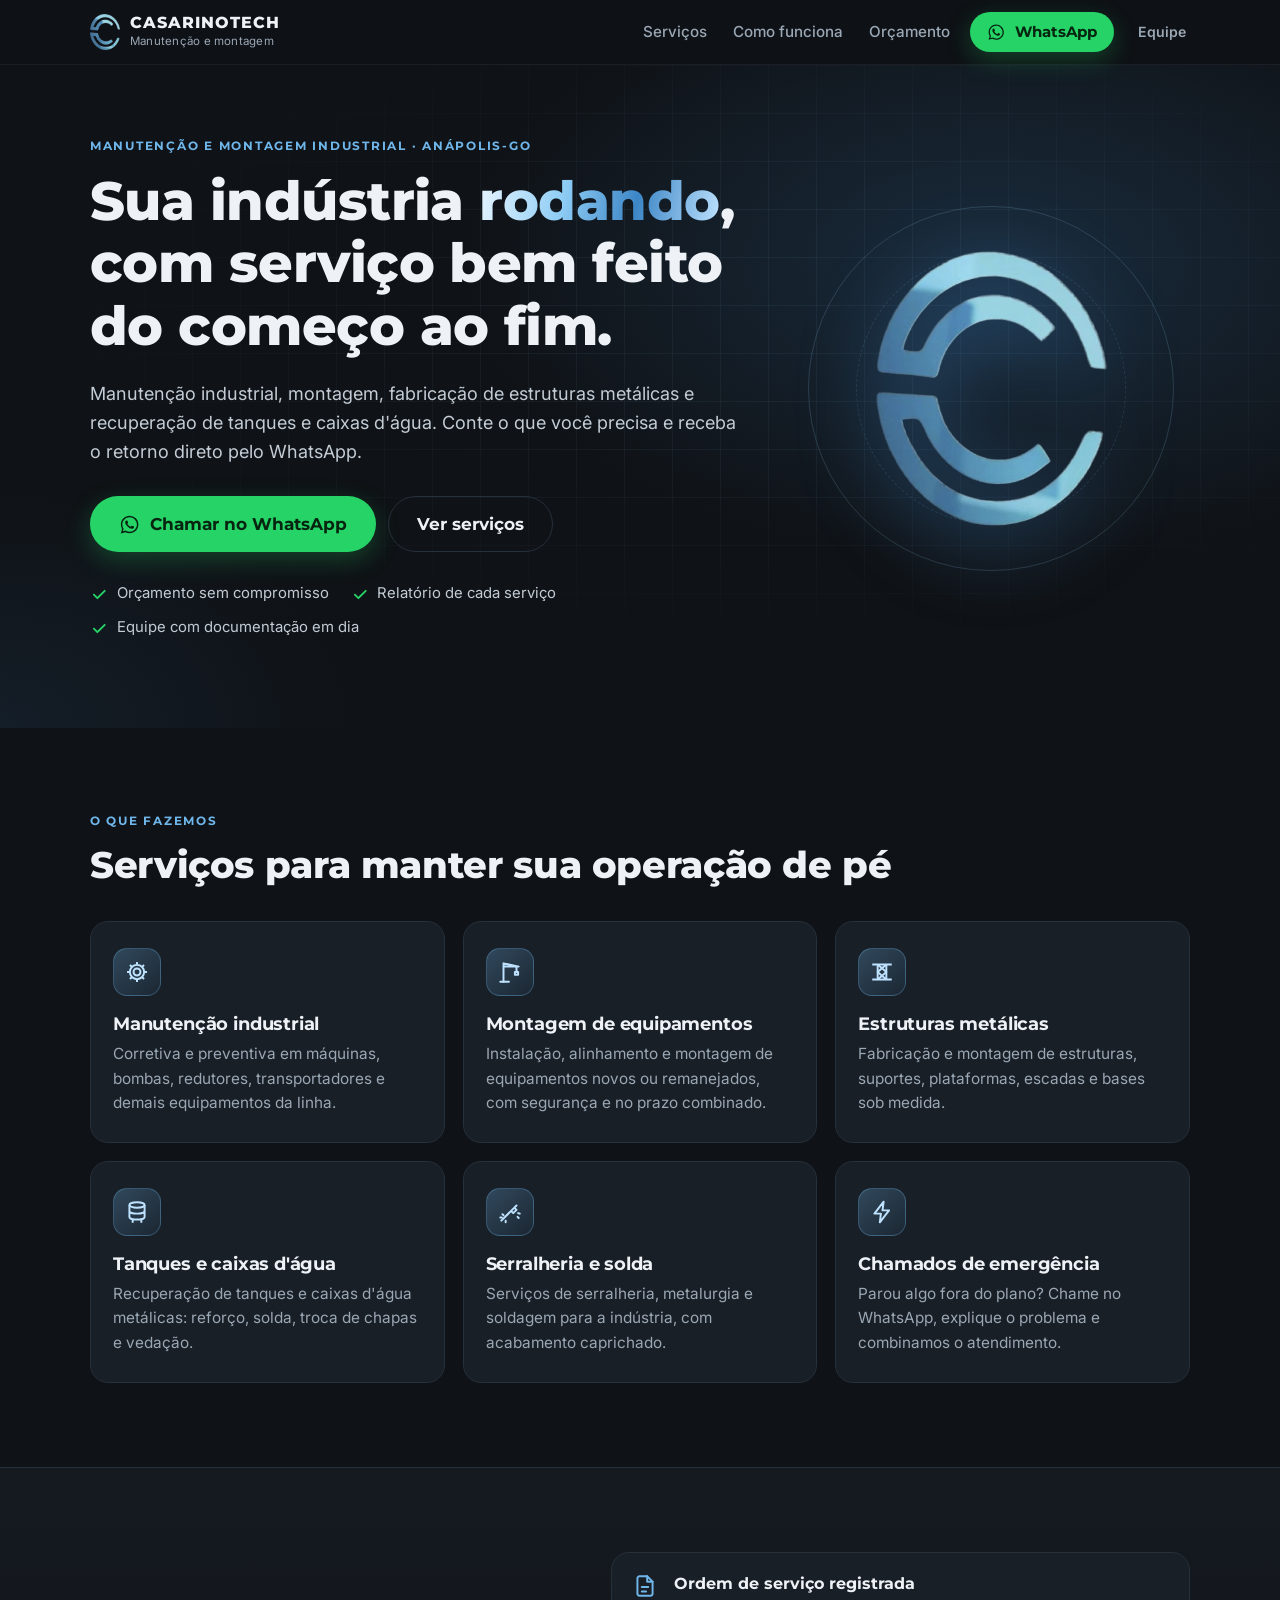
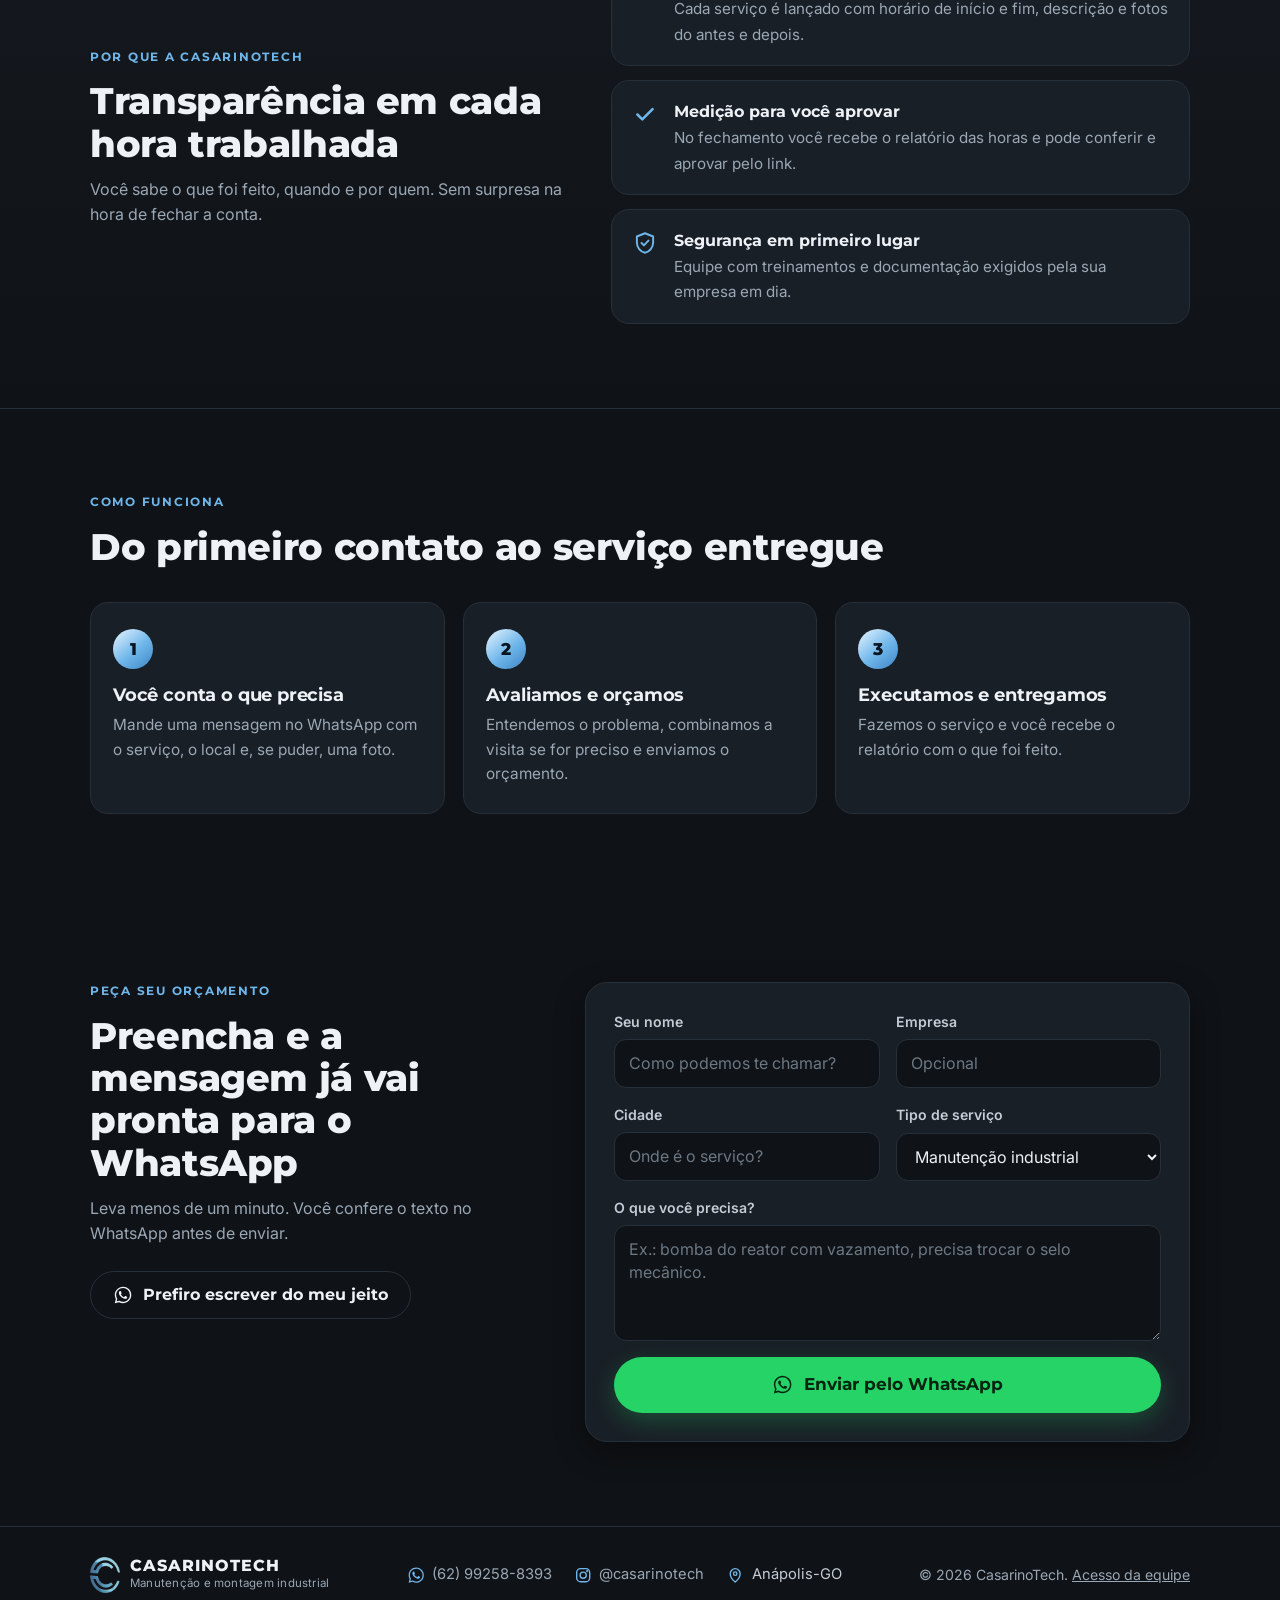
<file: index.html>
<!doctype html>
<html lang="pt-BR">
<head>
<meta charset="utf-8">
<script src="/redir.js"></script>
<meta name="viewport" content="width=device-width, initial-scale=1, viewport-fit=cover">
<title>CasarinoTech · Manutenção e montagem industrial</title>
<meta name="description" content="Manutenção industrial, montagem, fabricação de estruturas metálicas e recuperação de tanques e caixas d'água em Anápolis-GO. Peça seu orçamento pelo WhatsApp.">
<meta name="theme-color" content="#0f1216">
<meta property="og:type" content="website">
<meta property="og:title" content="CasarinoTech · Manutenção e montagem industrial">
<meta property="og:description" content="Manutenção industrial, montagem, estruturas metálicas e recuperação de tanques em Anápolis-GO. Fale com a gente pelo WhatsApp.">
<meta property="og:image" content="https://casarinotech-gestao.vercel.app/icon-512.png">
<meta property="og:url" content="https://casarinotech-gestao.vercel.app/">
<link rel="canonical" href="https://casarinotech-gestao.vercel.app/">
<!-- dados da empresa para o Google (busca local) -->
<script type="application/ld+json">{"@context": "https://schema.org", "@type": "LocalBusiness", "@id": "https://casarinotech-gestao.vercel.app/#empresa", "name": "CasarinoTech", "description": "Manutenção industrial, montagem de equipamentos, fabricação de estruturas metálicas, recuperação de tanques e caixas d'água, serralheria e solda em Anápolis-GO e região.", "url": "https://casarinotech-gestao.vercel.app/", "image": "https://casarinotech-gestao.vercel.app/icon-512.png", "logo": "https://casarinotech-gestao.vercel.app/icon-512.png", "telephone": "+55 62 99258-8393", "address": {"@type": "PostalAddress", "addressLocality": "Anápolis", "addressRegion": "GO", "addressCountry": "BR"}, "areaServed": [{"@type": "City", "name": "Anápolis"}, {"@type": "State", "name": "Goiás"}], "sameAs": ["https://www.instagram.com/casarinotech/"], "hasOfferCatalog": {"@type": "OfferCatalog", "name": "Serviços", "itemListElement": [{"@type": "Offer", "itemOffered": {"@type": "Service", "name": "Manutenção industrial"}}, {"@type": "Offer", "itemOffered": {"@type": "Service", "name": "Montagem de equipamentos"}}, {"@type": "Offer", "itemOffered": {"@type": "Service", "name": "Fabricação e montagem de estruturas metálicas"}}, {"@type": "Offer", "itemOffered": {"@type": "Service", "name": "Recuperação de tanques e caixas d'água"}}, {"@type": "Offer", "itemOffered": {"@type": "Service", "name": "Serralheria e solda"}}, {"@type": "Offer", "itemOffered": {"@type": "Service", "name": "Chamados de emergência"}}]}}</script>
<link rel="icon" href="/icon-192.png">
<link rel="apple-touch-icon" href="/icon-192.png">
<link rel="preconnect" href="https://fonts.googleapis.com">
<link rel="preconnect" href="https://fonts.gstatic.com" crossorigin>
<link rel="stylesheet" href="https://fonts.googleapis.com/css2?family=Montserrat:wght@600;700;800&family=Inter:wght@400;500;600&display=swap">
<link rel="stylesheet" href="/contratar.css">
</head>
<body>

<header class="topo">
  <div class="wrap topo-in">
    <a class="marca" href="#inicio" aria-label="CasarinoTech, início">
      <img src="/emblema.png" alt="" width="30" height="36">
      <span><b>CASARINOTECH</b><small>Manutenção e montagem</small></span>
    </a>
    <nav class="menu" aria-label="Seções">
      <a href="#servicos">Serviços</a>
      <a href="#como">Como funciona</a>
      <a href="#orcamento">Orçamento</a>
    </nav>
    <a class="equipe" href="/app" title="Acesso da equipe">Equipe</a>
    <a class="btn wa sm" data-wa="topo" href="#orcamento"><svg aria-hidden="true" viewBox="0 0 24 24"><use href="#i-wa"/></svg><span>WhatsApp</span></a>
  </div>
</header>

<main id="inicio">
  <section class="hero">
    <div class="grade" aria-hidden="true"></div>
    <div class="wrap hero-in">
      <div class="hero-txt">
        <p class="eyebrow">Manutenção e montagem industrial · Anápolis-GO</p>
        <h1>Sua indústria <span class="metal">rodando</span>, com serviço bem feito do começo ao fim.</h1>
        <p class="lead">Manutenção industrial, montagem, fabricação de estruturas metálicas e recuperação de tanques e caixas d'água. Conte o que você precisa e receba o retorno direto pelo WhatsApp.</p>
        <div class="acoes">
          <a class="btn wa lg" data-wa="hero" href="#orcamento"><svg aria-hidden="true" viewBox="0 0 24 24"><use href="#i-wa"/></svg><span>Chamar no WhatsApp</span></a>
          <a class="btn ghost lg" href="#servicos">Ver serviços</a>
        </div>
        <ul class="selos">
          <li><svg aria-hidden="true" viewBox="0 0 24 24"><use href="#i-check"/></svg>Orçamento sem compromisso</li>
          <li><svg aria-hidden="true" viewBox="0 0 24 24"><use href="#i-check"/></svg>Relatório de cada serviço</li>
          <li><svg aria-hidden="true" viewBox="0 0 24 24"><use href="#i-check"/></svg>Equipe com documentação em dia</li>
        </ul>
      </div>
      <div class="hero-arte" aria-hidden="true">
        <div class="anel a1"></div><div class="anel a2"></div>
        <img src="/emblema.png" alt="" width="353" height="421">
      </div>
    </div>
  </section>

  <section id="servicos" class="secao">
    <div class="wrap">
      <p class="eyebrow">O que fazemos</p>
      <h2>Serviços para manter sua operação de pé</h2>
      <div class="cards">
        <article class="card">
          <div class="ic"><svg aria-hidden="true" viewBox="0 0 24 24"><use href="#i-gear"/></svg></div>
          <h3>Manutenção industrial</h3>
          <p>Corretiva e preventiva em máquinas, bombas, redutores, transportadores e demais equipamentos da linha.</p>
        </article>
        <article class="card">
          <div class="ic"><svg aria-hidden="true" viewBox="0 0 24 24"><use href="#i-crane"/></svg></div>
          <h3>Montagem de equipamentos</h3>
          <p>Instalação, alinhamento e montagem de equipamentos novos ou remanejados, com segurança e no prazo combinado.</p>
        </article>
        <article class="card">
          <div class="ic"><svg aria-hidden="true" viewBox="0 0 24 24"><use href="#i-beam"/></svg></div>
          <h3>Estruturas metálicas</h3>
          <p>Fabricação e montagem de estruturas, suportes, plataformas, escadas e bases sob medida.</p>
        </article>
        <article class="card">
          <div class="ic"><svg aria-hidden="true" viewBox="0 0 24 24"><use href="#i-tank"/></svg></div>
          <h3>Tanques e caixas d'água</h3>
          <p>Recuperação de tanques e caixas d'água metálicas: reforço, solda, troca de chapas e vedação.</p>
        </article>
        <article class="card">
          <div class="ic"><svg aria-hidden="true" viewBox="0 0 24 24"><use href="#i-weld"/></svg></div>
          <h3>Serralheria e solda</h3>
          <p>Serviços de serralheria, metalurgia e soldagem para a indústria, com acabamento caprichado.</p>
        </article>
        <article class="card">
          <div class="ic"><svg aria-hidden="true" viewBox="0 0 24 24"><use href="#i-bolt"/></svg></div>
          <h3>Chamados de emergência</h3>
          <p>Parou algo fora do plano? Chame no WhatsApp, explique o problema e combinamos o atendimento.</p>
        </article>
      </div>
    </div>
  </section>

  <section class="secao faixa">
    <div class="wrap dif">
      <div>
        <p class="eyebrow">Por que a CasarinoTech</p>
        <h2>Transparência em cada hora trabalhada</h2>
        <p class="muted">Você sabe o que foi feito, quando e por quem. Sem surpresa na hora de fechar a conta.</p>
      </div>
      <ul class="lista">
        <li><svg aria-hidden="true" viewBox="0 0 24 24"><use href="#i-doc"/></svg><div><b>Ordem de serviço registrada</b><span>Cada serviço é lançado com horário de início e fim, descrição e fotos do antes e depois.</span></div></li>
        <li><svg aria-hidden="true" viewBox="0 0 24 24"><use href="#i-check"/></svg><div><b>Medição para você aprovar</b><span>No fechamento você recebe o relatório das horas e pode conferir e aprovar pelo link.</span></div></li>
        <li><svg aria-hidden="true" viewBox="0 0 24 24"><use href="#i-shield"/></svg><div><b>Segurança em primeiro lugar</b><span>Equipe com treinamentos e documentação exigidos pela sua empresa em dia.</span></div></li>
      </ul>
    </div>
  </section>

  <section id="como" class="secao">
    <div class="wrap">
      <p class="eyebrow">Como funciona</p>
      <h2>Do primeiro contato ao serviço entregue</h2>
      <ol class="passos">
        <li><span class="n">1</span><h3>Você conta o que precisa</h3><p>Mande uma mensagem no WhatsApp com o serviço, o local e, se puder, uma foto.</p></li>
        <li><span class="n">2</span><h3>Avaliamos e orçamos</h3><p>Entendemos o problema, combinamos a visita se for preciso e enviamos o orçamento.</p></li>
        <li><span class="n">3</span><h3>Executamos e entregamos</h3><p>Fazemos o serviço e você recebe o relatório com o que foi feito.</p></li>
      </ol>
    </div>
  </section>

  <section id="orcamento" class="secao">
    <div class="wrap orc">
      <div class="orc-txt">
        <p class="eyebrow">Peça seu orçamento</p>
        <h2>Preencha e a mensagem já vai pronta para o WhatsApp</h2>
        <p class="muted">Leva menos de um minuto. Você confere o texto no WhatsApp antes de enviar.</p>
        <a class="btn ghost" data-wa="direto" href="#orcamento"><svg aria-hidden="true" viewBox="0 0 24 24"><use href="#i-wa"/></svg><span>Prefiro escrever do meu jeito</span></a>
      </div>
      <form id="form-orc" class="form" novalidate>
        <label><span>Seu nome</span><input name="nome" autocomplete="name" required placeholder="Como podemos te chamar?"></label>
        <label><span>Empresa</span><input name="empresa" autocomplete="organization" placeholder="Opcional"></label>
        <label><span>Cidade</span><input name="cidade" autocomplete="address-level2" placeholder="Onde é o serviço?"></label>
        <label><span>Tipo de serviço</span>
          <select name="servico">
            <option>Manutenção industrial</option>
            <option>Montagem de equipamentos</option>
            <option>Estruturas metálicas</option>
            <option>Recuperação de tanque ou caixa d'água</option>
            <option>Serralheria e solda</option>
            <option>Chamado de emergência</option>
            <option>Outro serviço</option>
          </select>
        </label>
        <label class="full"><span>O que você precisa?</span><textarea name="descricao" rows="4" placeholder="Ex.: bomba do reator com vazamento, precisa trocar o selo mecânico."></textarea></label>
        <button class="btn wa lg full" type="submit"><svg aria-hidden="true" viewBox="0 0 24 24"><use href="#i-wa"/></svg><span>Enviar pelo WhatsApp</span></button>
        <p class="aviso full" id="form-aviso" role="status" hidden></p>
      </form>
    </div>
  </section>
</main>

<footer class="rodape">
  <div class="wrap rod-in">
    <div class="marca"><img src="/emblema.png" alt="" width="26" height="31"><span><b>CASARINOTECH</b><small>Manutenção e montagem industrial</small></span></div>
    <div class="contatos">
      <a data-wa="rodape" href="#orcamento"><svg aria-hidden="true" viewBox="0 0 24 24"><use href="#i-wa"/></svg>(62) 99258-8393</a>
      <a href="https://www.instagram.com/casarinotech/" target="_blank" rel="noopener"><svg aria-hidden="true" viewBox="0 0 24 24"><use href="#i-insta"/></svg>@casarinotech</a>
      <span><svg aria-hidden="true" viewBox="0 0 24 24"><use href="#i-pin"/></svg>Anápolis-GO</span>
    </div>
    <p class="muted">© <span id="ano"></span> CasarinoTech. <a href="/app">Acesso da equipe</a></p>
  </div>
</footer>

<a class="flutuante" data-wa="flutuante" href="#orcamento" aria-label="Falar no WhatsApp"><svg aria-hidden="true" viewBox="0 0 24 24"><use href="#i-wa"/></svg></a>

<svg width="0" height="0" style="position:absolute" aria-hidden="true">
  <symbol id="i-wa" viewBox="0 0 24 24"><path fill="currentColor" d="M12.04 2C6.58 2 2.13 6.45 2.13 11.91c0 1.75.46 3.45 1.32 4.95L2.05 22l5.25-1.38a9.9 9.9 0 0 0 4.74 1.21h.01c5.46 0 9.91-4.45 9.91-9.91 0-2.65-1.03-5.14-2.9-7.01A9.82 9.82 0 0 0 12.04 2Zm0 18.15h-.01a8.23 8.23 0 0 1-4.19-1.15l-.3-.18-3.12.82.83-3.04-.2-.31a8.2 8.2 0 0 1-1.26-4.38c0-4.54 3.7-8.23 8.25-8.23 2.2 0 4.27.86 5.82 2.42a8.18 8.18 0 0 1 2.41 5.83c0 4.54-3.7 8.22-8.23 8.22Zm4.52-6.16c-.25-.12-1.47-.72-1.69-.81-.23-.08-.39-.12-.56.13-.16.25-.64.81-.79.97-.14.17-.29.19-.54.06-.25-.12-1.05-.39-1.99-1.23-.74-.66-1.23-1.47-1.38-1.72-.14-.25-.02-.38.11-.51.11-.11.25-.29.37-.43.13-.15.17-.25.25-.42.08-.16.04-.31-.02-.43-.06-.13-.56-1.34-.76-1.84-.2-.48-.41-.42-.56-.43h-.48c-.17 0-.43.06-.66.31-.22.25-.86.85-.86 2.07s.89 2.4 1.01 2.56c.12.17 1.75 2.67 4.23 3.74.59.26 1.05.41 1.41.52.59.19 1.13.16 1.56.1.48-.07 1.47-.6 1.67-1.18.21-.58.21-1.07.15-1.18-.06-.1-.22-.16-.47-.29Z"/></symbol>
  <symbol id="i-check" viewBox="0 0 24 24"><path fill="none" stroke="currentColor" stroke-width="2.4" stroke-linecap="round" stroke-linejoin="round" d="m5 12.5 4.5 4.5L19 7.5"/></symbol>
  <symbol id="i-gear" viewBox="0 0 24 24"><g fill="none" stroke="currentColor" stroke-width="1.8" stroke-linejoin="round"><circle cx="12" cy="12" r="3.2"/><path d="M12 2.8v2.4M12 18.8v2.4M21.2 12h-2.4M5.2 12H2.8M18.5 5.5l-1.7 1.7M7.2 16.8l-1.7 1.7M18.5 18.5l-1.7-1.7M7.2 7.2 5.5 5.5"/><circle cx="12" cy="12" r="6.6"/></g></symbol>
  <symbol id="i-crane" viewBox="0 0 24 24"><g fill="none" stroke="currentColor" stroke-width="1.8" stroke-linecap="round" stroke-linejoin="round"><path d="M6 21V4l14 3H6M10 4.8V7M15 5.9V7M18 7v5"/><path d="M16.5 12h3v2.5h-3zM3 21h8"/></g></symbol>
  <symbol id="i-beam" viewBox="0 0 24 24"><g fill="none" stroke="currentColor" stroke-width="1.8" stroke-linejoin="round"><path d="M3 5h18M3 19h18M8 5v14M16 5v14"/><path d="m8 5 8 7-8 7M16 5l-8 7 8 7"/></g></symbol>
  <symbol id="i-tank" viewBox="0 0 24 24"><g fill="none" stroke="currentColor" stroke-width="1.8" stroke-linejoin="round"><ellipse cx="12" cy="5.5" rx="7" ry="2.5"/><path d="M5 5.5v11c0 1.4 3.1 2.5 7 2.5s7-1.1 7-2.5v-11M5 11c0 1.4 3.1 2.5 7 2.5s7-1.1 7-2.5M8 19.5V22M16 19.5V22"/></g></symbol>
  <symbol id="i-weld" viewBox="0 0 24 24"><g fill="none" stroke="currentColor" stroke-width="1.8" stroke-linecap="round" stroke-linejoin="round"><path d="m4 20 9-9M13 11l3-3 2 2-3 3zM16 8l2-2"/><path d="M5 14l1 1M3 17h1.5M8 20v1.5M19.5 13l1.5.5M19 16.5l1 1"/></g></symbol>
  <symbol id="i-insta" viewBox="0 0 24 24"><g fill="none" stroke="currentColor" stroke-width="1.8"><rect x="3.5" y="3.5" width="17" height="17" rx="5"/><circle cx="12" cy="12" r="4"/><circle cx="17.2" cy="6.8" r=".6" fill="currentColor"/></g></symbol>
  <symbol id="i-pin" viewBox="0 0 24 24"><g fill="none" stroke="currentColor" stroke-width="1.8" stroke-linejoin="round"><path d="M12 21s-6.5-5.6-6.5-11a6.5 6.5 0 0 1 13 0c0 5.4-6.5 11-6.5 11Z"/><circle cx="12" cy="10" r="2.3"/></g></symbol>
  <symbol id="i-bolt" viewBox="0 0 24 24"><path fill="none" stroke="currentColor" stroke-width="1.8" stroke-linejoin="round" d="M13.5 2.5 5 13.5h6l-1 8 8.5-11h-6l1-8Z"/></symbol>
  <symbol id="i-doc" viewBox="0 0 24 24"><g fill="none" stroke="currentColor" stroke-width="1.8" stroke-linecap="round" stroke-linejoin="round"><path d="M14 3H7a2 2 0 0 0-2 2v14a2 2 0 0 0 2 2h10a2 2 0 0 0 2-2V8Z"/><path d="M14 3v5h5M9 13h6M9 17h4"/></g></symbol>
  <symbol id="i-shield" viewBox="0 0 24 24"><g fill="none" stroke="currentColor" stroke-width="1.8" stroke-linejoin="round"><path d="M12 3 4.5 6v5.5c0 4.6 3.2 8.4 7.5 9.5 4.3-1.1 7.5-4.9 7.5-9.5V6Z"/><path d="m8.8 12 2.2 2.2 4.2-4.4" stroke-linecap="round"/></g></symbol>
</svg>

<script src="/contratar.js"></script>
</body>
</html>
</file>
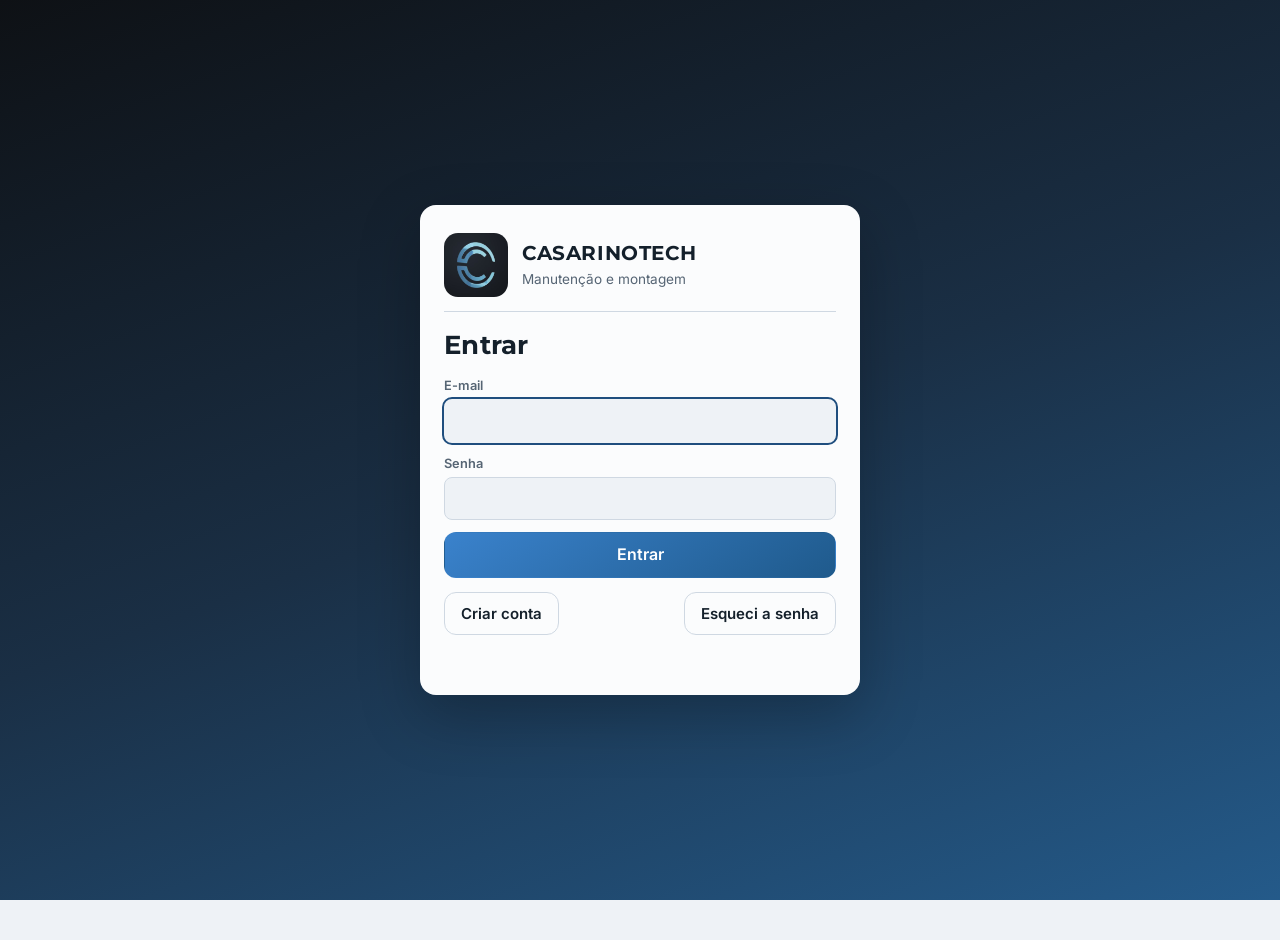
<file: app.html>
<!doctype html>
<html lang="pt-BR">
<head>
<meta charset="utf-8">
<meta name="viewport" content="width=device-width, initial-scale=1, viewport-fit=cover">
<meta name="robots" content="noindex">
<title>CasarinoTech Gestão</title>
<meta name="description" content="CasarinoTech: apontamento de horas por OS, relatórios, orçamentos e financeiro.">
<meta name="theme-color" content="#15181c">
<link rel="manifest" href="/manifest.webmanifest">
<link rel="icon" href="/icon-192.png">
<link rel="apple-touch-icon" href="/icon-192.png">
<meta name="apple-mobile-web-app-capable" content="yes">
<meta name="apple-mobile-web-app-title" content="CasarinoTech">
<link rel="preconnect" href="https://fonts.googleapis.com">
<link rel="preconnect" href="https://fonts.gstatic.com" crossorigin>
<link rel="stylesheet" href="https://fonts.googleapis.com/css2?family=Montserrat:wght@600;700;800&family=Inter:wght@400;500;600&family=IBM+Plex+Mono:wght@500&display=swap">
<link rel="stylesheet" href="/style.css">
</head>
<body>

<div class="shell">
  <nav class="rail" aria-label="Menu">
    <div class="brandmark"><img alt="" src="/logo.jpg"><div><b>CASARINOTECH</b><small>Manutenção e montagem</small></div></div>
    <div id="railnav"></div>
  </nav>
  <div style="min-width:0">
    <header class="topbar">
      <div class="brandmark"><img alt="" src="/logo.jpg"><div><b>CASARINOTECH</b><small>Manutenção e montagem</small></div></div>
      <div class="spacer"></div>
      <span id="modetag" class="modetag" hidden>Salvo só neste aparelho</span>
      <button class="btn primary sm" data-act="newDay" title="Lançar OS do dia"><svg viewBox="0 0 24 24" fill="none" stroke="currentColor" stroke-width="2.2"><path d="M12 5v14M5 12h14"/></svg><span class="lbl">Apontar</span></button>
      <button class="iconbtn" data-act="sair" aria-label="Sair" title="Sair"><svg viewBox="0 0 24 24" fill="none" stroke="currentColor" stroke-width="2"><path d="M9 21H5a2 2 0 0 1-2-2V5a2 2 0 0 1 2-2h4M16 17l5-5-5-5M21 12H9"/></svg></button>
      <button class="iconbtn" data-act="nav" data-view="ajustes" aria-label="Ajustes"><svg viewBox="0 0 24 24" fill="none" stroke="currentColor" stroke-width="2"><circle cx="12" cy="12" r="3"/><path d="M19.4 15a1.7 1.7 0 0 0 .3 1.8l.1.1a2 2 0 1 1-2.8 2.8l-.1-.1a1.7 1.7 0 0 0-1.8-.3 1.7 1.7 0 0 0-1 1.5V21a2 2 0 1 1-4 0v-.1a1.7 1.7 0 0 0-1.1-1.5 1.7 1.7 0 0 0-1.8.3l-.1.1a2 2 0 1 1-2.8-2.8l.1-.1a1.7 1.7 0 0 0 .3-1.8 1.7 1.7 0 0 0-1.5-1H3a2 2 0 1 1 0-4h.1a1.7 1.7 0 0 0 1.5-1.1 1.7 1.7 0 0 0-.3-1.8l-.1-.1a2 2 0 1 1 2.8-2.8l.1.1a1.7 1.7 0 0 0 1.8.3H9a1.7 1.7 0 0 0 1-1.5V3a2 2 0 1 1 4 0v.1a1.7 1.7 0 0 0 1 1.5 1.7 1.7 0 0 0 1.8-.3l.1-.1a2 2 0 1 1 2.8 2.8l-.1.1a1.7 1.7 0 0 0-.3 1.8V9a1.7 1.7 0 0 0 1.5 1H21a2 2 0 1 1 0 4h-.1a1.7 1.7 0 0 0-1.5 1z"/></svg></button>
    </header>
    <main id="view"><div class="loading">Carregando seus dados…</div></main>
  </div>
  <nav class="tabbar" id="tabbar" aria-label="Menu"></nav>
</div>
<div id="modal" class="modal" hidden></div>
<div id="toast" class="toast" hidden></div>


<script src="/vendor/supabase-2.45.4.min.js"></script>
<script src="/vendor/jspdf-2.5.1.umd.min.js"></script>
<script src="/vendor/jspdf-autotable-3.8.2.min.js"></script>
<script src="/vendor/qrcode-1.4.4.min.js"></script>
<script src="/config.js"></script>
<script src="/logo.js"></script>
<script src="/js/base.js"></script>
<script src="/js/dados.js"></script>
<script src="/js/interface.js"></script>
<script src="/js/leitura-os.js"></script>
<script src="/js/telas.js"></script>
<script src="/js/lancamentos.js"></script>
<script src="/js/relatorios.js"></script>
<script src="/js/financeiro.js"></script>
<script src="/js/ajustes.js"></script>
<script src="/js/acoes.js"></script>
</body>
</html>
</file>
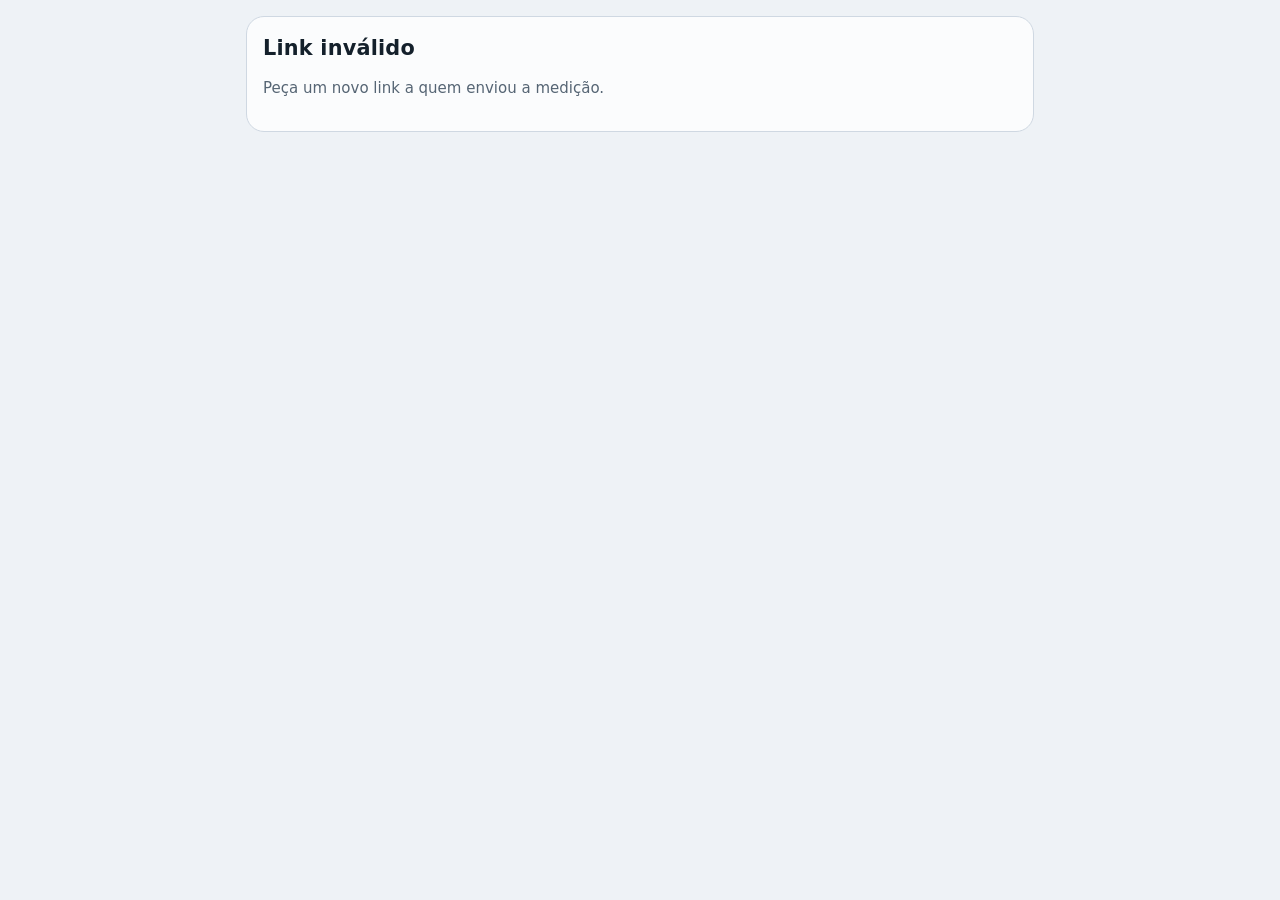
<file: aprovar.html>
<!doctype html>
<html lang="pt-BR">
<head>
<meta charset="utf-8">
<meta name="viewport" content="width=device-width, initial-scale=1, viewport-fit=cover">
<meta name="robots" content="noindex">
<title>Aprovação de medição</title>
<meta name="theme-color" content="#15181c">
<link rel="icon" href="/icon-192.png">
<link rel="stylesheet" href="/style.css">
</head>
<body>
<main class="aprov" id="view"><div class="loading">Carregando a medição…</div></main>
<script src="/vendor/supabase-2.45.4.min.js"></script>
<script src="/config.js"></script>
<script src="/aprovar.js"></script>
</body>
</html>
</file>
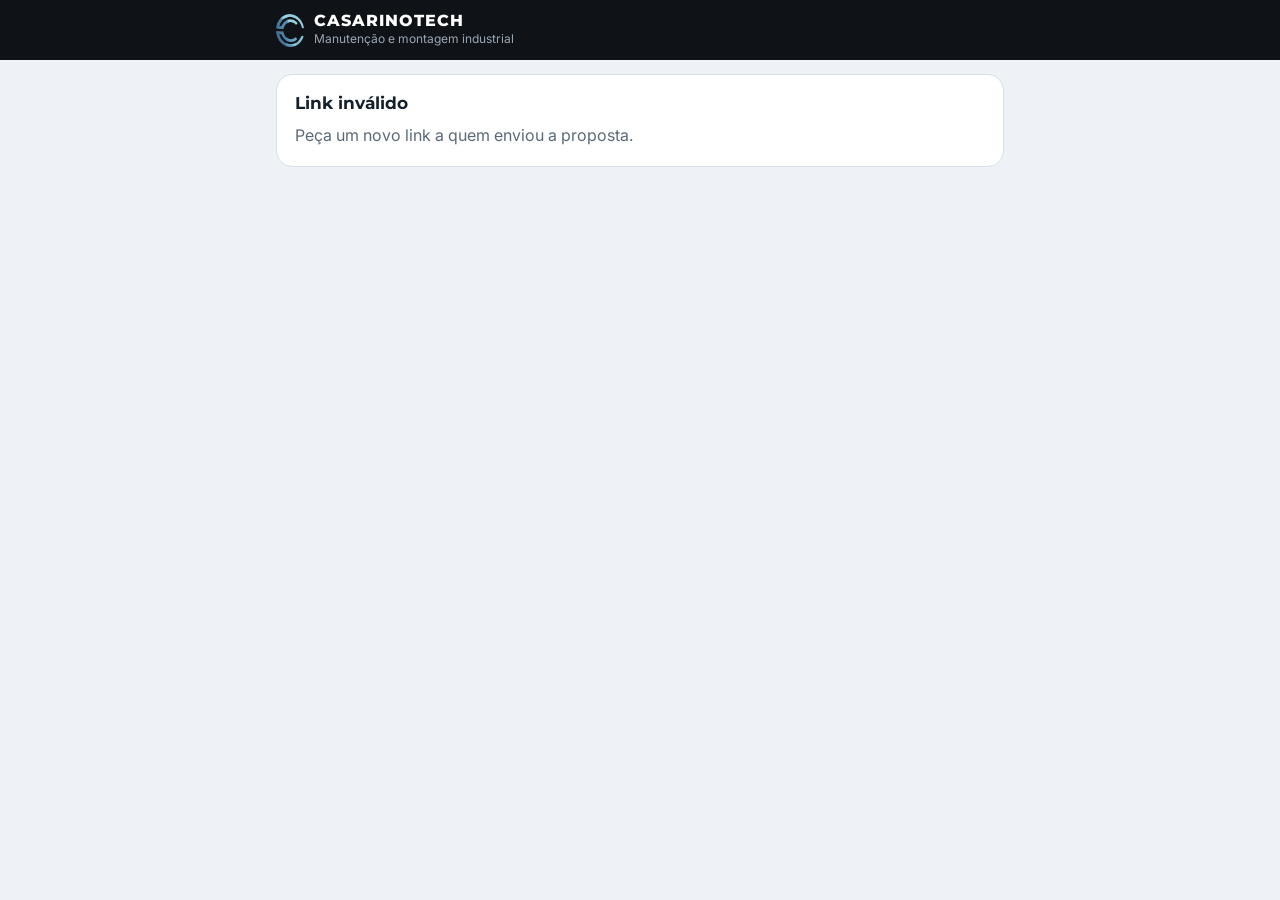
<file: orcamento.html>
<!doctype html>
<html lang="pt-BR">
<head>
<meta charset="utf-8">
<meta name="viewport" content="width=device-width, initial-scale=1, viewport-fit=cover">
<meta name="robots" content="noindex">
<title>Proposta de orçamento · CasarinoTech</title>
<meta name="theme-color" content="#0f1216">
<link rel="icon" href="/icon-192.png">
<link rel="preconnect" href="https://fonts.googleapis.com">
<link rel="preconnect" href="https://fonts.gstatic.com" crossorigin>
<link rel="stylesheet" href="https://fonts.googleapis.com/css2?family=Montserrat:wght@600;700;800&family=Inter:wght@400;500;600&display=swap">
<link rel="stylesheet" href="/orcamento.css">
</head>
<body>
<header class="topo"><div class="wrap topo-in"><img src="/emblema.png" alt="" width="28" height="33"><div><b id="emp-nome">CASARINOTECH</b><small id="emp-sub">Manutenção e montagem industrial</small></div></div></header>
<main class="wrap" id="view"><div class="card"><p class="muted">Carregando a proposta…</p></div></main>
<script src="/vendor/supabase-2.45.4.min.js"></script>
<script src="/vendor/qrcode-1.4.4.min.js"></script>
<script src="/config.js"></script>
<script src="/orcamento.js"></script>
</body>
</html>
</file>
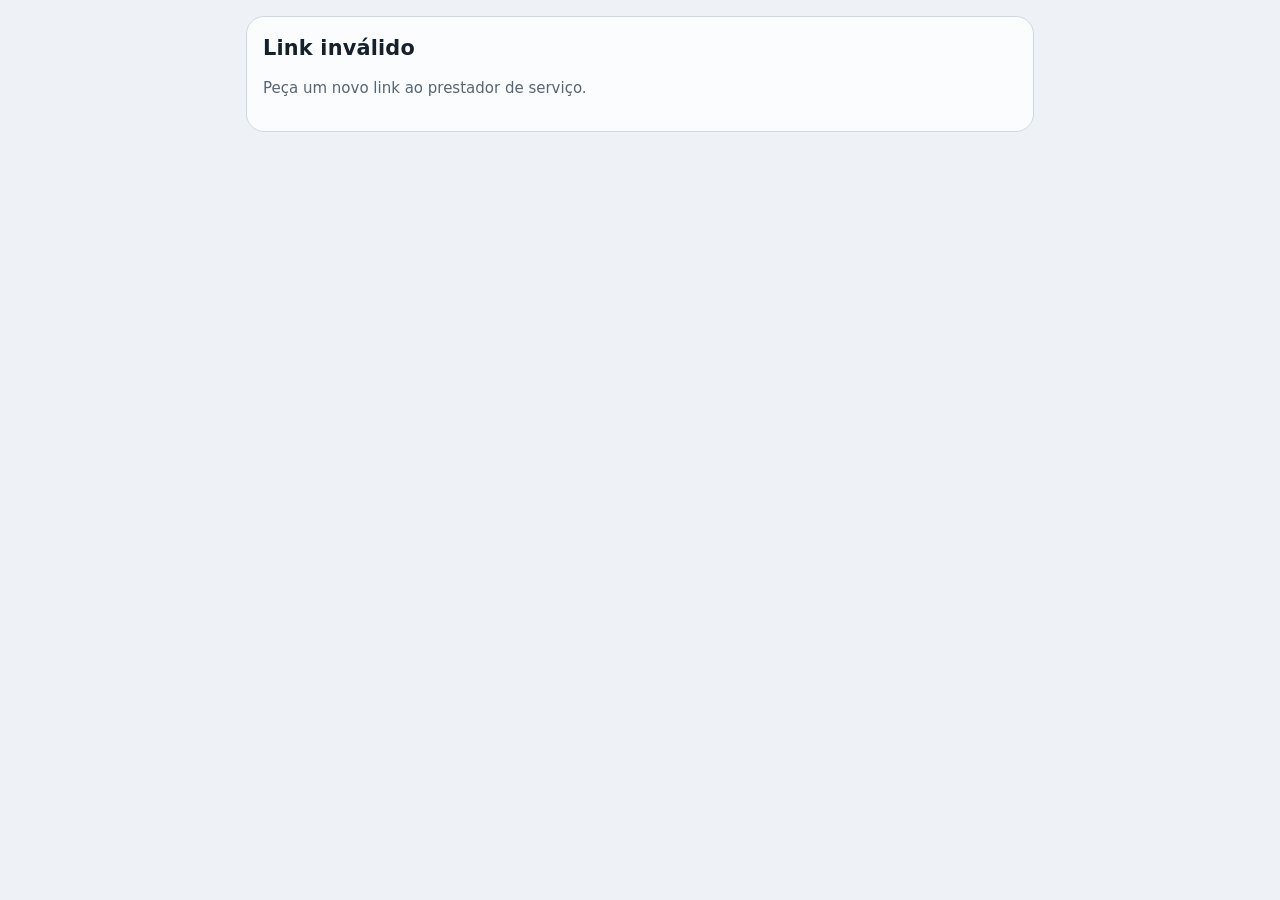
<file: portal.html>
<!doctype html>
<html lang="pt-BR">
<head>
<meta charset="utf-8">
<meta name="viewport" content="width=device-width, initial-scale=1, viewport-fit=cover">
<meta name="robots" content="noindex">
<title>Portal de serviços</title>
<meta name="theme-color" content="#1b7a3d">
<link rel="icon" href="/icon-192.png">
<link rel="stylesheet" href="/style.css">
</head>
<body>
<main class="aprov portal" id="view"><div class="loading">Carregando…</div></main>
<script src="/vendor/supabase-2.45.4.min.js"></script>
<script src="/config.js"></script>
<script src="/portal.js"></script>
</body>
</html>
</file>
<file: contratar.css>
/* Página pública de contato (/contratar): grafite, azul metálico do emblema e verde do WhatsApp */
:root{
  --bg:#0f1216; --bg-2:#151a20; --card:#191f26; --line:#26303a; --fg:#eef2f6; --muted:#9aa7b4;
  --azul:#6fb6ea; --azul-2:#3d86c6; --azul-claro:#bfe3ff;
  --wa:#25d366; --wa-escuro:#1da851; --on-wa:#06240f;
  --r:18px; --sombra:0 10px 30px rgba(0,0,0,.35);
  --f-display:'Montserrat',system-ui,-apple-system,'Segoe UI',sans-serif;
  --f-body:'Inter',system-ui,-apple-system,'Segoe UI',sans-serif;
  color-scheme:dark;
}
*{box-sizing:border-box}
html{scroll-behavior:smooth;scroll-padding-top:76px}
body{margin:0;background:var(--bg);color:var(--fg);font:400 16px/1.6 var(--f-body);-webkit-font-smoothing:antialiased}
img{max-width:100%;display:block}
a{color:var(--azul)}
h1,h2,h3{font-family:var(--f-display);line-height:1.15;margin:0;letter-spacing:-.01em}
h1{font-size:clamp(2rem,5.2vw,3.4rem);font-weight:800}
h2{font-size:clamp(1.55rem,3.4vw,2.3rem);font-weight:800;margin-bottom:12px}
h3{font-size:1.1rem;font-weight:700}
p{margin:0}
.muted{color:var(--muted)}
.wrap{max-width:1140px;margin:0 auto;padding:0 20px}
.eyebrow{font:700 .78rem/1.5 var(--f-display);text-transform:uppercase;letter-spacing:.14em;color:var(--azul);margin-bottom:14px}
.metal{background:linear-gradient(100deg,#e9f6ff 0%,#8fcdf5 35%,#3d86c6 65%,#bfe3ff 100%);-webkit-background-clip:text;background-clip:text;color:transparent}
[hidden]{display:none!important}
svg{width:1.25em;height:1.25em;flex:none}

/* botões */
.btn{display:inline-flex;align-items:center;justify-content:center;gap:10px;border-radius:999px;border:1px solid transparent;padding:12px 22px;font:700 1rem/1 var(--f-display);text-decoration:none;cursor:pointer;transition:transform .15s,background .15s,box-shadow .15s,border-color .15s;min-height:48px}
.btn:active{transform:translateY(1px)}
.btn:focus-visible,input:focus-visible,select:focus-visible,textarea:focus-visible,a:focus-visible{outline:3px solid var(--azul-claro);outline-offset:2px}
.btn.wa{background:var(--wa);color:var(--on-wa);box-shadow:0 8px 24px rgba(37,211,102,.25)}
.btn.wa:hover{background:#3be07a;box-shadow:0 10px 30px rgba(37,211,102,.35)}
.btn.ghost{background:transparent;color:var(--fg);border-color:var(--line)}
.btn.ghost:hover{border-color:var(--azul);color:var(--azul-claro)}
.btn.sm{padding:9px 16px;min-height:40px;font-size:.92rem}
.btn.lg{padding:16px 28px;font-size:1.06rem;min-height:56px}

/* topo */
.topo{position:sticky;top:0;z-index:20;background:rgba(15,18,22,.82);backdrop-filter:blur(12px);-webkit-backdrop-filter:blur(12px);border-bottom:1px solid rgba(255,255,255,.06);padding-top:env(safe-area-inset-top,0px)}
.topo-in{display:flex;align-items:center;gap:20px;height:64px}
.marca{display:flex;align-items:center;gap:10px;color:var(--fg);text-decoration:none}
.marca b{display:block;font:800 1rem/1.1 var(--f-display);letter-spacing:.06em}
.marca small{display:block;font-size:.72rem;color:var(--muted);letter-spacing:.02em}
.marca img{width:30px;height:auto}
.menu{display:flex;gap:26px;margin-left:auto}
.menu a{color:var(--muted);text-decoration:none;font-weight:500;font-size:.95rem}
.menu a:hover{color:var(--fg)}
.equipe{color:var(--muted);text-decoration:none;font-size:.88rem;font-weight:600;padding:8px 4px}
.equipe:hover{color:var(--fg)}
@media (max-width:760px){.menu,.equipe{display:none}.topo .btn{margin-left:auto}}
@media (min-width:761px){.equipe{order:2}}

/* hero */
.hero{position:relative;overflow:hidden;padding:72px 0 88px;background:radial-gradient(900px 500px at 78% 30%,rgba(61,134,198,.22),transparent 60%),radial-gradient(600px 400px at 0% 100%,rgba(61,134,198,.10),transparent 60%)}
.grade{position:absolute;inset:0;background-image:linear-gradient(rgba(143,205,245,.06) 1px,transparent 1px),linear-gradient(90deg,rgba(143,205,245,.06) 1px,transparent 1px);background-size:48px 48px;mask-image:radial-gradient(ellipse 80% 70% at 60% 40%,#000 30%,transparent 75%);-webkit-mask-image:radial-gradient(ellipse 80% 70% at 60% 40%,#000 30%,transparent 75%)}
.hero-in{position:relative;display:grid;grid-template-columns:1.25fr .75fr;gap:40px;align-items:center}
.lead{font-size:1.13rem;color:#c3ccd5;margin:22px 0 30px;max-width:36em}
.acoes{display:flex;flex-wrap:wrap;gap:12px}
.selos{list-style:none;padding:0;margin:30px 0 0;display:flex;flex-wrap:wrap;gap:10px 22px;color:#c3ccd5;font-size:.93rem}
.selos li{display:flex;align-items:center;gap:8px}
.selos svg{color:var(--wa)}
.hero-arte{position:relative;aspect-ratio:1;display:grid;place-items:center}
.hero-arte img{width:58%;height:auto;filter:drop-shadow(0 20px 40px rgba(61,134,198,.45));animation:flutua 6s ease-in-out infinite}
.anel{position:absolute;border-radius:50%;border:1px solid rgba(143,205,245,.18)}
.a1{inset:4%}.a2{inset:16%;border-style:dashed;border-color:rgba(143,205,245,.14);animation:gira 60s linear infinite}
@keyframes flutua{50%{transform:translateY(-10px)}}
@keyframes gira{to{transform:rotate(360deg)}}
@media (prefers-reduced-motion:reduce){.hero-arte img,.a2{animation:none}html{scroll-behavior:auto}}
@media (max-width:860px){
  .hero{padding:44px 0 60px}
  .hero-in{grid-template-columns:1fr}
  .hero-arte{order:-1;width:96px;margin:0 0 4px}
  .hero-arte img{width:62%}
  .acoes .btn{flex:1 1 220px}
}

/* seções */
.secao{padding:84px 0}
.faixa{background:linear-gradient(180deg,var(--bg-2),var(--bg));border-top:1px solid var(--line);border-bottom:1px solid var(--line)}
@media (max-width:700px){.secao{padding:60px 0}}

.cards{display:grid;grid-template-columns:repeat(3,1fr);gap:18px;margin-top:34px}
.card{background:var(--card);border:1px solid var(--line);border-radius:var(--r);padding:26px 22px;transition:transform .2s,border-color .2s,box-shadow .2s}
.card:hover{transform:translateY(-4px);border-color:rgba(111,182,234,.45);box-shadow:var(--sombra)}
.card p{color:var(--muted);margin-top:8px;font-size:.96rem}
.ic{width:48px;height:48px;border-radius:14px;display:grid;place-items:center;margin-bottom:18px;color:var(--azul-claro);background:linear-gradient(140deg,rgba(111,182,234,.28),rgba(61,134,198,.08));border:1px solid rgba(111,182,234,.3)}
.ic svg{width:26px;height:26px}
@media (max-width:980px){.cards{grid-template-columns:repeat(2,1fr)}}
@media (max-width:560px){.cards{grid-template-columns:1fr}}

.dif{display:grid;grid-template-columns:.9fr 1.1fr;gap:48px;align-items:center}
.lista{list-style:none;margin:0;padding:0;display:grid;gap:14px}
.lista li{display:flex;gap:16px;background:var(--card);border:1px solid var(--line);border-radius:var(--r);padding:18px 20px}
.lista svg{width:26px;height:26px;color:var(--azul);margin-top:2px}
.lista b{display:block;font-family:var(--f-display);font-weight:700}
.lista span{color:var(--muted);font-size:.95rem}
@media (max-width:860px){.dif{grid-template-columns:1fr;gap:26px}}

.passos{list-style:none;padding:0;margin:34px 0 0;display:grid;grid-template-columns:repeat(3,1fr);gap:18px;counter-reset:p}
.passos li{position:relative;padding:26px 22px;border-radius:var(--r);background:var(--card);border:1px solid var(--line)}
.passos p{color:var(--muted);margin-top:8px;font-size:.96rem}
.n{display:grid;place-items:center;width:40px;height:40px;border-radius:50%;margin-bottom:16px;font:800 1.05rem/1 var(--f-display);color:#0b1520;background:linear-gradient(140deg,#e9f6ff,#6fb6ea 55%,#3d86c6)}
@media (max-width:760px){.passos{grid-template-columns:1fr}}

/* orçamento */
.orc{display:grid;grid-template-columns:.85fr 1.15fr;gap:48px;align-items:start}
.orc-txt .muted{margin:4px 0 24px}
.form{display:grid;grid-template-columns:1fr 1fr;gap:16px;background:var(--card);border:1px solid var(--line);border-radius:22px;padding:28px;box-shadow:var(--sombra)}
.form label{display:grid;gap:6px;font-size:.88rem;font-weight:600;color:#c3ccd5}
.form .full{grid-column:1/-1}
input,select,textarea{width:100%;font:400 1rem/1.4 var(--f-body);color:var(--fg);background:var(--bg);border:1px solid var(--line);border-radius:12px;padding:12px 14px;min-height:48px}
textarea{resize:vertical;min-height:110px}
input::placeholder,textarea::placeholder{color:#6c7884}
input:focus,select:focus,textarea:focus{border-color:var(--azul)}
.aviso{color:#ffcf8a;font-size:.92rem;margin:0}
@media (max-width:860px){.orc{grid-template-columns:1fr;gap:26px}}
@media (max-width:520px){.form{grid-template-columns:1fr;padding:20px}}

/* rodapé e botão flutuante */
.rodape{border-top:1px solid var(--line);padding:30px 0 calc(30px + env(safe-area-inset-bottom,0px))}
.rod-in{display:flex;flex-wrap:wrap;gap:14px;align-items:center;justify-content:space-between}
.rodape .muted{font-size:.88rem}
.contatos{display:flex;flex-wrap:wrap;gap:10px 22px;font-size:.92rem}
.contatos a,.contatos span{display:inline-flex;align-items:center;gap:7px;color:#c3ccd5;text-decoration:none}
.contatos a:hover{color:var(--fg)}
.contatos svg{color:var(--azul)}
.rodape a{color:var(--muted)}
.flutuante{position:fixed;right:18px;bottom:calc(18px + env(safe-area-inset-bottom,0px));z-index:30;width:60px;height:60px;border-radius:50%;display:grid;place-items:center;background:var(--wa);color:#fff;box-shadow:0 10px 28px rgba(37,211,102,.45);transition:transform .15s}
.flutuante:hover{transform:scale(1.06)}
.flutuante.longe{opacity:0;transform:scale(.6);pointer-events:none}
.flutuante{transition:transform .2s,opacity .2s}
.flutuante svg{width:32px;height:32px}
</file>
<file: style.css>
/* base */
:root{color-scheme:light;padding-top:env(safe-area-inset-top,0px);padding-bottom:env(safe-area-inset-bottom,0px)}
html,body{margin:0}
img{max-width:100%}
[hidden]{display:none!important}
/* Layout: app shell — left rail on desktop, bottom tab bar on phones; one content column up to 1120px */
:root{
  --bg:#eef2f6; --surface:#fbfcfd; --surface-2:#e3e9f0; --line:#cfd8e2; --fg:#14202b; --muted:#566574;
  --brand:#2a74b3; --brand-strong:#1f5a8c; --on-brand:#ffffff; --navy:#1f4e7e; --navy-soft:#dce8f4;
  --s-n:#1f8a4c; --s-50:#2f6fd0; --s-100:#c2417a;
  --good:#1f7a3f; --good-bg:#dcefe1; --warn:#8f5b00; --warn-bg:#f8ecd2; --bad:#b3261e; --bad-bg:#f8e0dd;
  --shadow:0 1px 2px rgba(15,30,45,.07),0 6px 18px rgba(15,30,45,.07);
  --f-display:'Montserrat',system-ui,-apple-system,'Segoe UI',sans-serif;
  --f-body:'Inter',system-ui,-apple-system,'Segoe UI',sans-serif;
  --f-mono:'IBM Plex Mono',ui-monospace,'SFMono-Regular',Menlo,monospace;
  --r:18px;
}
@media (prefers-color-scheme: dark){:root:not([data-theme="light"]){
  --bg:#101317; --surface:#171b20; --surface-2:#1f252b; --line:#262d35; --fg:#e8ecf0; --muted:#98a3ae;
  --brand:#6db3ff; --brand-strong:#9ccbff; --on-brand:#0c1014; --navy:#8fc4ff; --navy-soft:#16283b;
  --s-n:#36a465; --s-50:#5b8fe6; --s-100:#d8628f;
  --good:#5cc486; --good-bg:#15301e; --warn:#e3a84d; --warn-bg:#33270e; --bad:#ef7d74; --bad-bg:#3b1a17;
  --shadow:0 1px 2px rgba(0,0,0,.3); color-scheme:dark;
}}
:root[data-theme="dark"]{
  --bg:#101317; --surface:#171b20; --surface-2:#1f252b; --line:#262d35; --fg:#e8ecf0; --muted:#98a3ae;
  --brand:#6db3ff; --brand-strong:#9ccbff; --on-brand:#0c1014; --navy:#8fc4ff; --navy-soft:#16283b;
  --s-n:#36a465; --s-50:#5b8fe6; --s-100:#d8628f;
  --good:#5cc486; --good-bg:#15301e; --warn:#e3a84d; --warn-bg:#33270e; --bad:#ef7d74; --bad-bg:#3b1a17;
  --shadow:0 1px 2px rgba(0,0,0,.3); color-scheme:dark;
}
*{box-sizing:border-box}
html,body{background:var(--bg);color:var(--fg)}
body{font-family:var(--f-body);font-size:15px;line-height:1.45}
h1,h2,h3{font-family:var(--f-display);font-weight:700;letter-spacing:.01em;margin:0;text-wrap:balance}
h1{font-size:1.75rem} h2{font-size:1.3rem} h3{font-size:1.05rem}
.mono,.num{font-family:var(--f-mono);font-variant-numeric:tabular-nums}
.muted{color:var(--muted)}
.eyebrow{font-family:var(--f-display);text-transform:uppercase;letter-spacing:.08em;font-size:.78rem;font-weight:600;color:var(--muted)}
button,input,select,textarea{font:inherit;color:inherit}
:focus-visible{outline:2px solid var(--navy);outline-offset:2px}

/* shell */
.shell{display:grid;grid-template-columns:1fr;min-height:100%}
.rail{display:none}
.topbar{position:sticky;top:env(safe-area-inset-top,0px);z-index:20;background:var(--surface);border-bottom:1px solid var(--line);display:flex;align-items:center;gap:12px;padding:10px 16px}
.brandmark{display:flex;align-items:center;gap:10px;min-width:0}
.brandmark img{width:38px;height:38px;border-radius:9px;background:#15181c;flex:none}
.brandmark>div{min-width:0}
.brandmark b{font-family:var(--f-display);font-size:1.15rem;letter-spacing:.03em;display:block;line-height:1.1;white-space:nowrap;overflow:hidden;text-overflow:ellipsis}
@media (max-width:520px){.modetag,.topbar .brandmark small{display:none}}
@media (max-width:520px){.topbar{gap:8px;padding:8px 12px}.brandmark{gap:8px}.brandmark img{width:34px;height:34px}.brandmark b{font-size:.95rem;letter-spacing:0}.topbar .iconbtn{width:36px}.topbar .btn.sm{padding:5px 9px}}
@media (max-width:400px){.topbar .btn.sm .lbl{display:none}.topbar .btn.sm{padding:5px 10px}}
@media (max-width:360px){.brandmark b{font-size:.85rem}}
@media (max-width:330px){.topbar .brandmark img{display:none}}
.brandmark small{color:var(--muted);font-size:.78rem;display:block;white-space:nowrap;overflow:hidden;text-overflow:ellipsis}
.topbar .spacer{flex:1}
.modetag{font-size:.72rem;padding:2px 8px;border-radius:99px;background:var(--warn-bg);color:var(--warn);font-weight:600}
main{padding:20px 16px 110px;max-width:1120px;width:100%;margin:0 auto;min-width:0}
.tabbar{position:fixed;left:0;right:0;bottom:0;z-index:30;background:var(--surface);border-top:1px solid var(--line);display:grid;grid-auto-flow:column;grid-auto-columns:1fr;padding:4px 4px calc(4px + env(safe-area-inset-bottom,0px))}
.navbtn{border:0;background:none;display:flex;flex-direction:column;align-items:center;gap:2px;padding:6px 2px;border-radius:8px;color:var(--muted);font-size:.72rem;font-weight:600;cursor:pointer}
.navbtn svg{width:22px;height:22px}
.navbtn[aria-current="page"]{color:var(--brand);background:var(--surface-2)}
.iconbtn{border:1px solid var(--line);background:var(--surface);border-radius:8px;width:38px;height:38px;display:grid;place-items:center;cursor:pointer;color:var(--fg)}
.iconbtn svg{width:20px;height:20px}
@media (min-width:900px){
  .shell{grid-template-columns:232px 1fr}
  .rail{display:flex;flex-direction:column;gap:4px;position:sticky;top:0;height:100vh;padding:18px 12px;background:var(--surface);border-right:1px solid var(--line)}
  .rail .brandmark{padding:4px 8px 18px}
  .rail .brandmark img{width:48px;height:48px}
  .rail .brandmark b,.rail .brandmark small{white-space:normal}
  .rail .brandmark b{font-size:1.02rem}
  .rail .navbtn{flex-direction:row;gap:10px;font-size:.95rem;padding:10px 12px;justify-content:flex-start}
  .tabbar,.topbar .brandmark{display:none}
  .topbar{justify-content:flex-end}
  main{padding:28px 32px 60px}
}

/* generic */
.pagehead{display:flex;flex-wrap:wrap;align-items:flex-end;justify-content:space-between;gap:12px;margin-bottom:18px}
.pagehead p{margin:4px 0 0}
.row{display:flex;flex-wrap:wrap;gap:8px;align-items:center}
.btn{border:1px solid var(--line);background:var(--surface);border-radius:8px;padding:9px 14px;font-weight:600;cursor:pointer;display:inline-flex;align-items:center;gap:6px;white-space:nowrap}
.btn:hover{border-color:var(--muted)}
.btn.primary{background:var(--brand);border-color:var(--brand);color:var(--on-brand)}
.btn.primary:hover{background:var(--brand-strong)}
.btn.danger{color:var(--bad)}
.btn.danger[data-armed]{background:var(--bad);border-color:var(--bad);color:#fff}
.btn.sm{padding:5px 10px;font-size:.85rem}
.btn svg{width:16px;height:16px}
.panel{background:var(--surface);border:1px solid var(--line);border-radius:var(--r);padding:16px;min-width:0}
.section{display:grid;gap:12px;margin-top:24px;align-content:start}
.section>header{display:flex;align-items:baseline;justify-content:space-between;gap:8px;flex-wrap:wrap}
.monthnav{display:inline-flex;align-items:center;border:1px solid var(--line);border-radius:8px;background:var(--surface)}
.monthnav button{border:0;background:none;padding:8px 10px;cursor:pointer;color:var(--fg)}
.monthnav span{font-family:var(--f-display);font-weight:600;min-width:128px;text-align:center;text-transform:capitalize}
.pill{display:inline-flex;align-items:center;gap:5px;font-size:.75rem;font-weight:600;padding:2px 9px;border-radius:99px;background:var(--surface-2);color:var(--muted);white-space:nowrap}
.pill.good{background:var(--good-bg);color:var(--good)}
.pill.warn{background:var(--warn-bg);color:var(--warn)}
.pill.bad{background:var(--bad-bg);color:var(--bad)}
.pill.info{background:var(--navy-soft);color:var(--navy)}
.dot{width:9px;height:9px;border-radius:2px;display:inline-block;flex:none}
.d-n{background:var(--s-n)} .d-50{background:var(--s-50)} .d-100{background:var(--s-100)}
.empty{padding:28px 16px;text-align:center;color:var(--muted);border:1px dashed var(--line);border-radius:var(--r)}
.empty b{display:block;color:var(--fg);font-family:var(--f-display);font-size:1.1rem;margin-bottom:4px}
.banner{display:flex;flex-wrap:wrap;gap:10px;align-items:center;justify-content:space-between;background:var(--warn-bg);color:var(--warn);border-radius:var(--r);padding:10px 14px;margin-bottom:16px;font-weight:500}
.tablewrap{overflow-x:auto;border:1px solid var(--line);border-radius:var(--r);background:var(--surface)}
table{border-collapse:collapse;width:100%;font-size:.9rem}
th,td{padding:8px 10px;text-align:left;border-bottom:1px solid var(--line);vertical-align:top}
th{font-family:var(--f-display);font-weight:600;text-transform:uppercase;letter-spacing:.05em;font-size:.75rem;color:var(--muted);background:var(--surface-2);white-space:nowrap}
td.r,th.r{text-align:right;white-space:nowrap}
td.mono{white-space:nowrap}
tbody tr:last-child td{border-bottom:0}
tfoot td{font-weight:700;border-top:2px solid var(--line);border-bottom:0}

/* dashboard */
.hero{display:grid;gap:16px;grid-template-columns:1fr;color:#fff;border-radius:14px;padding:20px;position:relative;overflow:hidden}
:root .hero{background:linear-gradient(135deg,#12161b,#1d3a57 55%,#2a74b3 150%)}
.hero .eyebrow{color:rgba(255,255,255,.75)}
.hero .big{font-family:var(--f-display);font-weight:700;font-size:clamp(2.2rem,7vw,3.2rem);line-height:1;font-variant-numeric:tabular-nums}
.hero .split{display:flex;flex-wrap:wrap;gap:8px 22px;font-size:.92rem;color:rgba(255,255,255,.88)}
.hero .split b{font-family:var(--f-mono);font-weight:500;color:#fff}
.hero .gear{position:absolute;right:-40px;top:-40px;width:200px;height:200px;opacity:.09;pointer-events:none}
.kpis{display:grid;grid-template-columns:repeat(2,minmax(0,1fr));gap:10px;margin-top:12px}
@media (min-width:720px){.kpis{grid-template-columns:repeat(4,minmax(0,1fr))}}
.kpi{background:var(--surface);border:1px solid var(--line);border-radius:var(--r);padding:12px 14px;display:grid;gap:4px;min-width:0}
.kpi .v{font-family:var(--f-display);font-size:1.55rem;font-weight:700;line-height:1.1;font-variant-numeric:tabular-nums}
.kpi .s{font-size:.82rem;color:var(--muted)}
.two{display:grid;gap:16px;grid-template-columns:1fr}
@media (min-width:900px){.two{grid-template-columns:1fr 1fr}}
.chartwrap{position:relative}
.legend{display:flex;flex-wrap:wrap;gap:6px 16px;font-size:.85rem;color:var(--muted)}
.legend span{display:inline-flex;align-items:center;gap:6px}
.tip{position:absolute;pointer-events:none;background:var(--surface);border:1px solid var(--line);box-shadow:var(--shadow);border-radius:8px;padding:8px 10px;font-size:.82rem;min-width:170px;z-index:5}
.tip div{display:flex;justify-content:space-between;gap:12px;align-items:center}
.tip .h{font-weight:700;margin-bottom:4px}
svg text{fill:var(--muted);font-family:var(--f-mono);font-size:10.5px}

/* lists */
.list{display:grid;border:1px solid var(--line);border-radius:var(--r);background:var(--surface);overflow:hidden}
.item{display:grid;grid-template-columns:auto 1fr auto;gap:4px 12px;padding:11px 14px;border-bottom:1px solid var(--line);cursor:pointer;align-items:start;text-align:left;background:none;border-left:0;border-right:0;border-top:0;width:100%}
.item:last-child{border-bottom:0}
.item:hover{background:var(--surface-2)}
.item .t{font-family:var(--f-mono);font-size:.85rem;white-space:nowrap;padding-top:1px}
.item .main{min-width:0}
.item .main b{display:block;overflow:hidden;text-overflow:ellipsis}
.item .main .sub{font-size:.85rem;color:var(--muted);overflow-wrap:anywhere}
.item .chips{display:flex;flex-wrap:wrap;gap:4px;margin-top:4px}
.item .val{text-align:right;font-family:var(--f-mono);font-size:.88rem;white-space:nowrap}
.dayhead{display:flex;justify-content:space-between;align-items:baseline;gap:8px;padding:9px 14px;background:var(--surface-2);border-bottom:1px solid var(--line);font-family:var(--f-display);font-weight:600;flex-wrap:wrap}
.dayhead .mono{font-size:.85rem;font-weight:500}
.summary{display:flex;flex-wrap:wrap;gap:8px 20px;font-size:.9rem;padding:12px 14px;border:1px solid var(--line);border-radius:var(--r);background:var(--surface);margin-bottom:12px}
.summary span{display:inline-flex;align-items:center;gap:6px}
.summary b{font-family:var(--f-mono);font-weight:500}
.filters{display:flex;flex-wrap:wrap;gap:6px;margin-bottom:12px}
.chipbtn{border:1px solid var(--line);background:var(--surface);border-radius:99px;padding:5px 12px;font-size:.85rem;font-weight:600;cursor:pointer;color:var(--muted)}
.chipbtn[aria-pressed="true"]{background:var(--fg);color:var(--bg);border-color:var(--fg)}
table.inputs input,table.inputs select{width:100%;min-width:84px;border:1px solid var(--line);background:var(--bg);border-radius:6px;padding:6px 8px}
body.locked .rail,body.locked .tabbar,body.locked .topbar{display:none}
body.locked main{max-width:none;padding:0}
body.locked .shell{grid-template-columns:1fr}
.lg-wrap{min-height:100vh;display:grid;place-items:center;padding:24px 16px;background:linear-gradient(160deg,#0e1115 0%,#1a2f45 50%,#2a74b3 130%)}
.lg-card{width:100%;max-width:440px;background:var(--surface);border-radius:16px;padding:28px 24px;box-shadow:0 20px 60px rgba(0,0,0,.25);display:grid;gap:14px}
.lg-card h1{font-size:1.6rem}
.lg-card .muted{margin:0}
.lg-brand{display:flex;align-items:center;gap:14px;padding-bottom:14px;border-bottom:1px solid var(--line)}
.lg-brand img{width:64px;height:64px;border-radius:14px;background:#15181c;flex:none}
.lg-brand b{font-family:var(--f-display);font-size:1.25rem;letter-spacing:.03em;display:block}
.lg-brand span{font-size:.85rem;color:var(--muted)}
.lg-names{display:grid;gap:8px}
.lg-name{display:flex;align-items:center;gap:12px;width:100%;text-align:left;border:1px solid var(--line);background:var(--bg);border-radius:10px;padding:10px 12px;font-weight:600;cursor:pointer;color:var(--fg)}
.lg-name[aria-pressed="true"]{border-color:var(--brand);background:var(--good-bg);color:var(--good)}
.lg-ini{width:36px;height:36px;border-radius:50%;display:grid;place-items:center;background:var(--navy-soft);color:var(--navy);font-family:var(--f-display);font-weight:700;flex:none}
.lg-card #lg-pin{font-size:1.4rem;letter-spacing:.4em;text-align:center;font-family:var(--f-mono)}
.lg-go{justify-content:center;padding:12px;font-size:1rem}
.lg-err{color:var(--bad);font-weight:600;margin:0;min-height:1.2em}
.thumbs{display:flex;flex-wrap:wrap;gap:8px}
.thumb{position:relative;width:84px;height:84px;border-radius:8px;overflow:hidden;background:var(--surface-2);border:1px solid var(--line)}
.thumb img{width:100%;height:100%;object-fit:cover;cursor:zoom-in;display:block}
.thumbx{position:absolute;top:4px;right:4px;width:24px;height:24px;border-radius:50%;border:0;background:rgba(0,0,0,.6);color:#fff;cursor:pointer;font-size:.75rem}
.dayrow>.fotos{grid-column:2/-1;grid-row:8}
.bar{height:10px;border-radius:99px;background:var(--surface-2);overflow:hidden}
.bar>i{display:block;height:100%;background:var(--brand)}
.bar.over>i{background:var(--bad)}
tr.click{cursor:pointer}
tr.click:hover td{background:var(--surface-2)}
.filtergrid{display:grid;gap:10px;grid-template-columns:repeat(2,minmax(0,1fr))}
@media (min-width:760px){.filtergrid{grid-template-columns:repeat(4,minmax(0,1fr))}}
.chipcheck{display:inline-flex;align-items:center;gap:6px;border:1px solid var(--line);background:var(--surface);border-radius:99px;padding:5px 12px 5px 8px;font-size:.88rem;font-weight:600;cursor:pointer}
.chipcheck input,.field .chipcheck input{width:16px;height:16px;padding:0;border:0;accent-color:var(--brand);margin:0;flex:none}
.chipcheck span{white-space:nowrap}
.chipcheck:has(input:checked){border-color:var(--brand);background:var(--good-bg);color:var(--good)}

/* forms */
.form{display:grid;gap:12px}
.grid2{display:grid;gap:12px;grid-template-columns:1fr}
.grid3{display:grid;gap:12px;grid-template-columns:repeat(2,minmax(0,1fr))}
@media (min-width:640px){.grid2{grid-template-columns:1fr 1fr}.grid3{grid-template-columns:repeat(3,minmax(0,1fr))}}
.field{display:grid;gap:4px;min-width:0}
.field>span{font-size:.8rem;font-weight:600;color:var(--muted)}
.field input,.field select,.field textarea{width:100%;border:1px solid var(--line);background:var(--bg);border-radius:8px;padding:9px 10px;min-width:0}
.field textarea{min-height:80px;resize:vertical}
.field input:focus,.field select:focus,.field textarea:focus{outline:2px solid var(--navy);outline-offset:0;border-color:transparent}
.timepair{display:flex;gap:6px}
.timepair input{flex:1}
.check{display:flex;gap:8px;align-items:center;font-weight:500}
.check input{width:18px;height:18px;accent-color:var(--brand)}
.preview{background:var(--surface-2);border-radius:8px;padding:10px 12px;font-size:.9rem;display:grid;gap:4px}
.preview .line{display:flex;justify-content:space-between;gap:8px;align-items:center}
.preview .tot{font-weight:700;border-top:1px solid var(--line);padding-top:6px;margin-top:2px}
.warnbox{background:var(--warn-bg);color:var(--warn);border-radius:8px;padding:8px 10px;font-size:.88rem}
.okbox{background:var(--good-bg);color:var(--good);border-radius:8px;padding:8px 10px;font-size:.88rem}

/* modal */
.modal{position:fixed;inset:0;z-index:50;background:rgba(8,12,16,.5);display:grid;place-items:end center;padding:0}
.sheet{background:var(--surface);width:100%;max-width:640px;max-height:92vh;overflow:auto;border-radius:16px 16px 0 0;padding:18px 16px calc(18px + env(safe-area-inset-bottom,0px))}
@media (min-width:700px){.modal{place-items:center;padding:24px}.sheet{border-radius:14px;padding:22px}}
.sheet.wide{max-width:820px}
.splitwrap summary{cursor:pointer;color:var(--muted);font-weight:600;font-size:.9rem;padding:4px 0}
.splitwrap[open] summary{margin-bottom:8px}
.splitbox{display:grid;grid-template-columns:repeat(3,minmax(0,1fr));gap:8px;padding:12px;border-radius:8px;background:var(--surface-2)}
.splitbox>.btn{grid-column:1/-1;justify-self:start}
@media (min-width:640px){.splitbox{grid-template-columns:repeat(3,minmax(0,1fr)) auto}.splitbox>.btn{grid-column:auto}}
.dayrow{display:grid;grid-template-columns:22px minmax(0,1fr) minmax(0,1fr) auto;gap:6px 8px;padding:10px;border:1px solid var(--line);border-radius:8px;background:var(--bg);align-items:end}
.dayrow>.num{grid-column:1;grid-row:1;align-self:center;font-family:var(--f-mono);color:var(--muted);font-size:.85rem}
.dayrow>.f-os{grid-column:2;grid-row:1}
.dayrow>.f-tid{grid-column:3;grid-row:1}
.dayrow>.iconbtn{grid-column:4;grid-row:1;align-self:end}
.dayrow>.f-ini{grid-column:2;grid-row:3}
.dayrow>.f-fim{grid-column:3/5;grid-row:4}
.dayrow>.f-almi{grid-column:3/5;grid-row:3}
.dayrow>.f-almf{grid-column:2;grid-row:4}
.dayrow>.f-desc{grid-column:2/-1;grid-row:5}
.dayrow>.f-cli{grid-column:2;grid-row:6}
.dayrow>.emerg{grid-column:3/-1;grid-row:6;align-self:center;font-size:.88rem}
.dayrow>.noalm{grid-column:2/-1;grid-row:10;font-size:.88rem}
.dayrow>.f-obs{grid-column:2/-1;grid-row:11}
.dayrow>.acionrow{grid-column:2/-1;grid-row:12}
.dayrow>.info{grid-column:2/-1;grid-row:9;display:flex;flex-wrap:wrap;gap:4px 6px;align-items:center;font-size:.85rem}
.dayrow .field input{background:var(--surface)}
@media (min-width:760px){
  .dayrow{grid-template-columns:22px 100px 112px 112px minmax(0,1fr) 130px auto}
  .dayrow>.num{grid-column:1;grid-row:1}.dayrow>.f-os{grid-column:2;grid-row:1}.dayrow>.f-tid{grid-column:2;grid-row:3}.dayrow>.f-ini{grid-column:3;grid-row:1}.dayrow>.f-fim{grid-column:4;grid-row:2}
  .dayrow>.f-desc{grid-column:5;grid-row:1}.dayrow>.f-cli{grid-column:6;grid-row:1}.dayrow>.iconbtn{grid-column:7;grid-row:1}
  .dayrow>.emerg{grid-column:2/3;grid-row:2}.dayrow>.f-almi{grid-column:4;grid-row:1}.dayrow>.f-almf{grid-column:3;grid-row:2}.dayrow>.info{grid-column:5/-1;grid-row:2}.dayrow>.fotos{grid-column:2/-1;grid-row:5}
  .dayrow>.noalm{grid-column:2/4;grid-row:6}.dayrow>.f-obs{grid-column:3/-1;grid-row:3}.dayrow>.acionrow{grid-column:2/-1;grid-row:4}
}
.sheet header{display:flex;justify-content:space-between;align-items:center;margin-bottom:14px;gap:8px}
.sheet footer{display:flex;flex-wrap:wrap;gap:8px;justify-content:space-between;margin-top:16px}
.sheet footer .btn{white-space:normal;text-align:center}
.sheet{overflow-x:hidden}
@media (max-width:520px){.kpi .v{font-size:1.3rem}.kpi{padding:10px 12px}}

/* orçamento editor */
.items{display:grid;gap:8px}
.itemrow{display:grid;grid-template-columns:1fr 1fr 1fr auto;gap:6px;align-items:end;padding:10px;border:1px solid var(--line);border-radius:8px;background:var(--bg)}
.itemrow .desc{grid-column:1/-1}
.itemrow .tot{font-family:var(--f-mono);font-size:.88rem;align-self:center;text-align:right}
@media (min-width:760px){.itemrow{grid-template-columns:1fr 70px 80px 120px 110px auto}.itemrow .desc{grid-column:auto}}
.totals{display:grid;gap:4px;justify-items:end;font-size:.95rem}
.totals div{display:flex;gap:16px;min-width:240px;justify-content:space-between}
.totals .grand{font-family:var(--f-display);font-size:1.4rem;font-weight:700;color:var(--brand)}
.orccard{display:grid;grid-template-columns:1fr auto;gap:4px 12px;padding:12px 14px;border-bottom:1px solid var(--line);cursor:pointer;background:none;border-left:0;border-right:0;border-top:0;width:100%;text-align:left}
.orccard:last-child{border-bottom:0}
.orccard:hover{background:var(--surface-2)}
.orccard .val{font-family:var(--f-mono);text-align:right;white-space:nowrap}
.orccard .meta{grid-column:1/-1;display:flex;flex-wrap:wrap;gap:6px;align-items:center;font-size:.82rem;color:var(--muted)}

.toast{position:fixed;left:50%;transform:translateX(-50%);bottom:calc(84px + env(safe-area-inset-bottom,0px));z-index:60;background:var(--fg);color:var(--bg);padding:10px 16px;border-radius:8px;font-weight:600;box-shadow:var(--shadow);max-width:calc(100% - 32px)}
@media (min-width:900px){.toast{bottom:24px}}
/* botão dentro do aviso (ex.: "Atualizar"): cor de destaque, legível no tema claro e no escuro */
.toast .btn{background:var(--brand);border-color:var(--brand);color:var(--on-brand);margin-left:8px;vertical-align:middle}
.toast .btn:hover{background:var(--brand-strong);border-color:var(--brand-strong)}
.loading{padding:60px 0;text-align:center;color:var(--muted)}
.copybox{width:100%;min-height:160px;font-family:var(--f-mono);font-size:.82rem}
@media (prefers-reduced-motion:no-preference){.sheet{animation:up .18s ease-out}@keyframes up{from{transform:translateY(16px)}}}

/* lista de cópias de backup */
#bk-list{min-width:0}
.bk-list{display:grid;gap:6px;max-height:320px;overflow:auto}
.bk-item{display:flex;align-items:center;justify-content:space-between;gap:12px;padding:8px 10px;border:1px solid var(--line,#ddd);border-radius:10px;min-width:0}
.bk-item span{display:grid;gap:2px;min-width:0}
.panel.form > *{min-width:0}
.panel.form p .pill{white-space:normal;display:inline-block;max-width:100%}

/* emergência detalhada */
.acionrow,.emergbox{display:grid;grid-template-columns:repeat(auto-fit,minmax(140px,1fr));gap:6px 8px;padding:8px;border:1px dashed var(--line);border-radius:8px;background:var(--surface)}
.emergbox[hidden]{display:none!important}
/* conferência */
.confitem{display:flex;justify-content:space-between;align-items:center;gap:10px;width:100%;text-align:left;font:inherit;color:inherit;cursor:pointer}
.fichabox{border:1px solid var(--line);border-radius:10px;padding:10px 12px;background:var(--bg)}
.fichabox summary{cursor:pointer}

/* fechamentos em cartões */
.fechlist{display:grid;gap:10px}
.fechcard{border:1px solid var(--line);border-radius:12px;background:var(--surface);padding:12px 14px;display:grid;gap:10px;min-width:0}
.fc-top{display:flex;justify-content:space-between;align-items:center;gap:8px;flex-wrap:wrap}
.fc-vals{display:grid;grid-template-columns:repeat(auto-fit,minmax(120px,1fr));gap:8px}
.fc-vals>span{display:grid;gap:1px;font-size:.82rem;color:var(--muted)}
.fc-vals b{color:var(--fg);font-size:1rem}
.fc-vals small{font-size:.75rem}
.fc-acts{flex-wrap:wrap;gap:6px}
.kpis.aging{margin:0 0 12px}
.banner.warn{border-color:var(--warn,#c98a00)}

/* cronômetro */
.cronobar{display:grid;gap:8px;margin:0 0 14px}
.crono{display:flex;align-items:center;gap:10px;justify-content:space-between;flex-wrap:wrap;padding:10px 12px;border-radius:12px;background:var(--surface);border:1px solid var(--brand);box-shadow:0 1px 0 rgba(0,0,0,.04)}
.crono-txt{flex:1;min-width:160px}
.crono-dot{width:10px;height:10px;border-radius:50%;background:#d23b3b;box-shadow:0 0 0 0 rgba(210,59,59,.6);animation:pulsar 1.6s infinite}
@keyframes pulsar{0%{box-shadow:0 0 0 0 rgba(210,59,59,.6)}70%{box-shadow:0 0 0 9px rgba(210,59,59,0)}100%{box-shadow:0 0 0 0 rgba(210,59,59,0)}}
@media (prefers-reduced-motion:reduce){.crono-dot{animation:none}}
/* etiqueta antes/depois nas fotos */
.thumb{position:relative}
.thumbtag{position:absolute;left:4px;top:4px;font-style:normal;font-size:.62rem;font-weight:700;letter-spacing:.04em;background:rgba(0,0,0,.65);color:#fff;padding:1px 5px;border-radius:4px;pointer-events:none}

/* ===== revisão iPhone ===== */
/* campos com 16px: o iPhone não dá zoom ao tocar */
input,select,textarea{font-size:16px}
/* janelas: título e botões sempre visíveis */
.sheet>header{position:sticky;top:-18px;background:var(--surface);z-index:3;padding-top:4px}
.sheet form>footer{position:sticky;bottom:calc(-18px - env(safe-area-inset-bottom,0px));background:var(--surface);padding:10px 0 calc(10px + env(safe-area-inset-bottom,0px));border-top:1px solid var(--line);margin-bottom:calc(-18px - env(safe-area-inset-bottom,0px));z-index:3}
@media (min-width:700px){.sheet>header{top:-22px}.sheet form>footer{bottom:-22px;margin-bottom:-22px;padding-bottom:12px}}
/* Ajustes: botão salvar fixo acima da barra de abas */
.cfg-salvar{position:sticky;bottom:calc(68px + env(safe-area-inset-bottom,0px));z-index:5;background:var(--surface);padding:10px;border:1px solid var(--line);border-radius:12px;box-shadow:0 -4px 14px rgba(0,0,0,.06);align-items:center;gap:10px}
@media (min-width:900px){.cfg-salvar{bottom:12px}}
/* tabelas viram cartões no celular */
@media (max-width:640px){
  .hs{display:none}
  table.cards-sm thead{display:none}
  table.cards-sm, table.cards-sm tbody, table.cards-sm tr, table.cards-sm td{display:block;width:100%}
  table.cards-sm tr{border:1px solid var(--line);border-radius:10px;padding:10px;margin-bottom:8px;background:var(--surface)}
  table.cards-sm td{border:0;padding:4px 0}
  table.cards-sm td select{width:100%}
  table.cards-sm .row{flex-wrap:wrap!important}
}
/* cronômetro sempre visível e botões grandes */
.cronobar{position:sticky;top:calc(58px + env(safe-area-inset-top,0px));z-index:15}
.crono .btn{min-height:44px;padding:10px 16px}
/* miniaturas na linha do lote */
.thumbs.mini{display:inline-flex;gap:4px;flex-wrap:wrap;margin-left:6px}
.thumbs.mini .thumb img{width:44px;height:44px}
.dayrow>.fotos{display:flex;flex-wrap:wrap;gap:6px;align-items:center}
/* visualizador de foto por cima da janela */
.fotoview{z-index:60}
.topbar .iconbtn,.btn.sm{min-height:36px}

/* ===== ideias: Mais, alertas, equipamentos ===== */
.maisgrid{display:grid;grid-template-columns:repeat(auto-fill,minmax(220px,1fr));gap:10px}
.maiscard{display:flex;flex-direction:column;align-items:flex-start;gap:4px;text-align:left;padding:14px;border:1px solid var(--line);border-radius:12px;background:var(--surface);color:inherit;font:inherit;cursor:pointer;min-height:72px}
.maiscard:active{transform:scale(.99)}
.maiscard b{font-size:1rem}
.alerta{display:grid;grid-template-columns:12px 1fr auto;gap:10px;align-items:center}
.dot-bad,.dot-warn,.dot-info{width:10px;height:10px;border-radius:50%;display:inline-block}
.dot-bad{background:#d23b3b}.dot-warn{background:#e0a100}.dot-info{background:#2d6cdf}
.dayrow>.f-eq{grid-column:1/-1}.dayrow>.f-eq select{width:100%}
.eqpl{align-items:end}
.aprov{max-width:820px;margin:0 auto;padding:16px;display:grid;gap:12px}
/* sem internet */
.synctag{font:inherit;font-size:.74rem;font-weight:700;padding:4px 10px;border-radius:99px;border:1px solid var(--line);background:var(--warn-bg,#fff4d6);color:var(--warn,#8a5a00);cursor:pointer;white-space:nowrap;min-height:32px}
.synctag.off{background:#eceff3;color:#3b4552}
/* Android: puxar a tela para baixo dentro de uma janela não recarrega a página */
.modal,.sheet{overscroll-behavior:contain}
/* prévia do PDF */
.pv-paginas{display:grid;gap:10px;background:#e9ecef;padding:10px;border-radius:10px;max-height:70vh;overflow:auto;-webkit-overflow-scrolling:touch}
.pv-pag{width:100%;height:auto;background:#fff;box-shadow:0 1px 4px rgba(0,0,0,.18);border-radius:2px}
/* cartões de fechamento nunca passam da largura da tela */
.fechlist,.fechcard>*{min-width:0}
.fechcard .pill{white-space:normal;max-width:100%}
.fc-vals{grid-template-columns:repeat(auto-fit,minmax(100px,1fr))}
.fc-top>span:first-child{min-width:0;overflow-wrap:anywhere}
/* tabelas em cartões: rótulo ao lado de cada número */
@media (max-width:640px){
  table.cards-sm td[data-l]{display:flex;justify-content:space-between;gap:10px;text-align:right}
  table.cards-sm td[data-l]::before{content:attr(data-l);color:var(--muted);font-family:var(--f-body);font-size:.8rem;text-align:left}
  table.cards-sm td[data-l]:empty{display:none}
  table.cards-sm tfoot{display:block} table.cards-sm tfoot tr{display:block;border:1px solid var(--line);border-radius:10px;padding:10px;background:var(--surface-2)}
  table.cards-sm tfoot th{display:inline-block;margin-right:10px;border:0;padding:2px 0}
}
/* iPhone: campo de data/hora não passa da coluna */
input[type="date"],input[type="time"],input[type="month"]{-webkit-appearance:none;appearance:none;min-width:0;max-width:100%;width:100%;display:block;text-align:left}
input[type="date"]::-webkit-date-and-time-value,input[type="time"]::-webkit-date-and-time-value{text-align:left}
.field{min-width:0}
.pf-box{display:grid;gap:6px;min-width:0}.pf-box select,.pf-box input{width:100%}
/* pedidos de cadastro: faixa vermelha no topo do Painel */
.aprovbox{background:#fdecec;border:2px solid #d23b3b;border-radius:14px;padding:14px;margin:0 0 16px;display:grid;gap:10px;color:#5c1010}
.aprovbox h2{margin:0;font-size:1.05rem;color:#b3261e}
.aprovcard{background:#fff;border:1px solid #f1b5b2;border-radius:10px;padding:10px 12px;display:grid;gap:8px;min-width:0;color:#1d1d1d}
.aprovcard b{overflow-wrap:anywhere}.aprovcard small{color:#6b6b6b}
.aprov-acts{gap:8px;flex-wrap:wrap}.aprov-acts .btn{min-height:44px}
.aprov-dica{margin:0;font-size:.82rem;color:#7a2a26}
@media (prefers-color-scheme:dark){
  .aprovbox{background:#3a1416;border-color:#e5484d;color:#ffd7d5}.aprovbox h2{color:#ff8a85}
  .aprovcard{background:#241113;border-color:#7a2a2e;color:#f4e6e6}.aprovcard small{color:#c9a9a8}.aprov-dica{color:#ffb4af}
}
.banner.aprov-mini{background:#fdecec;border-color:#d23b3b;color:#8a1c1c}
@media (prefers-color-scheme:dark){.banner.aprov-mini{background:#3a1416;border-color:#e5484d;color:#ffd7d5}}
/* Ajustes em abas */
.ajtabs{display:flex;gap:6px;flex-wrap:wrap;padding:2px 0 10px;margin-bottom:6px;position:sticky;top:calc(58px + env(safe-area-inset-top,0px));z-index:6;background:var(--bg)}
.ajtabs .chipbtn{white-space:nowrap;flex:none}
body[data-ajaba="valores"] #view [data-aba]:not([data-aba~="valores"]),
body[data-ajaba="jornada"] #view [data-aba]:not([data-aba~="jornada"]),
body[data-ajaba="contratantes"] #view [data-aba]:not([data-aba~="contratantes"]),
body[data-ajaba="empresa"] #view [data-aba]:not([data-aba~="empresa"]),
body[data-ajaba="equipe"] #view [data-aba]:not([data-aba~="equipe"]),
body[data-ajaba="dados"] #view [data-aba]:not([data-aba~="dados"]){display:none}
/* escala e previsão */
.esc-dias{display:grid;grid-template-columns:repeat(auto-fill,minmax(170px,1fr));gap:10px}
.esc-dia h3{margin:0 0 6px}.esc-dia.hoje{border-color:var(--brand);box-shadow:0 0 0 1px var(--brand)}
.esc-dia .field{margin-bottom:6px}.esc-dia select{width:100%}
.prevbar{height:8px;border-radius:99px;background:var(--surface-2);margin:6px 0;overflow:hidden}.prevbar i{display:block;height:100%;background:var(--brand)}
.ajuda{margin-bottom:8px}.ajuda summary{cursor:pointer;padding:4px 0;font-size:1rem}.ajuda ol{margin:8px 0 2px 18px;padding:0;display:grid;gap:6px}
.codebox{white-space:pre-wrap;word-break:break-all;font:12px/1.4 ui-monospace,Menlo,Consolas,monospace;background:var(--soft,rgba(127,127,127,.08));padding:10px;border-radius:8px;max-height:260px;overflow:auto;margin:6px 0 0}
.docmat td,.docmat th{text-align:center;white-space:nowrap}.docmat td:first-child,.docmat th:first-child{text-align:left}
.assinpad{position:fixed;inset:0;z-index:2000;background:rgba(0,0,0,.55);display:flex;align-items:center;justify-content:center;padding:12px}
.assinbox{background:var(--bg);border-radius:14px;padding:14px;display:grid;gap:10px;width:min(720px,100%);max-height:100%;overflow:auto}
.assinbox canvas{width:100%;height:auto;aspect-ratio:900/360;background:#fff;border:2px dashed var(--line);border-radius:10px;touch-action:none}
.portal-top{display:flex;flex-wrap:wrap;gap:12px;justify-content:space-between;align-items:center}
.btn.big{font-size:1.05rem;padding:14px 18px}
.chamadobox{animation:pisca 1.6s ease-in-out 3}
@keyframes pisca{50%{box-shadow:0 0 0 6px rgba(210,59,59,.35)}}
.portal .btn.danger{background:var(--bad);border-color:var(--bad);color:#fff}

.dayrow>.f-papel{grid-column:2/-1;grid-row:2}
@media (min-width:760px){.dayrow>.f-papel{grid-column:2/-1;grid-row:7}}
.papelbtn{cursor:pointer}

#papelbox input.duvida{background:#fff6d6;border-color:#d9a400}
.papelbtns{display:inline-flex;gap:6px;flex-wrap:wrap}
#papelbox .assinbox{overflow-x:hidden}#papelbox .assinbox>*{min-width:0;max-width:100%}#papelbox p,#papelbox b{overflow-wrap:anywhere}#papelbox .grid2>*{min-width:0}#papelbox input,#papelbox select{width:100%;min-width:0}
.papelacoes{display:grid;gap:8px}.papelacoes .btn{justify-content:center;width:100%}
.lotelista{display:grid;gap:12px;max-height:60vh;overflow:auto}.loteitem{border:1px solid var(--line);border-radius:10px;padding:10px;display:grid;gap:6px}
.lotefoto{max-height:110px;object-fit:contain;width:100%;border-radius:6px;background:#000}
#papelbox .loteitem input,#papelbox .loteitem select{width:100%;min-width:0}
.ordcard .fc-acts .btn{white-space:nowrap}
.lotehead{display:flex;align-items:center;gap:8px;font-size:.92rem}.lotehead input{width:20px!important;height:20px;flex:none}

/* ===== Novo layout (2026-10): cartões arredondados, barra de baixo flutuante, menu lateral e topo mais limpos ===== */
.btn{border-radius:12px;padding:10px 16px}
.btn.sm{border-radius:10px;padding:6px 12px}
.btn.primary{background:linear-gradient(145deg,#6db3ff,#2b6cb0);border-color:transparent;color:#0c1014}
.btn.primary:hover{background:linear-gradient(145deg,#9ccbff,#3a7cc2)}
:root[data-theme="light"] .btn.primary,:root:not([data-theme="dark"]) .btn.primary{color:#fff}
@media (prefers-color-scheme: dark){:root:not([data-theme="light"]) .btn.primary{color:#0c1014}}
:root[data-theme="dark"] .btn.primary{color:#0c1014}
.iconbtn{border-radius:12px;background:var(--surface)}
.chipbtn{padding:7px 14px}
.monthnav{border-radius:14px}
.panel,.list,.summary,.tablewrap,.kpi,.empty{border-radius:var(--r)}
.kpi{padding:16px 18px}
.kpi .v{font-size:1.75rem}
.hero{border-radius:24px;padding:24px}
:root .hero{background:linear-gradient(150deg,#2a6fb8,#1b3f6b 70%,#16304f)}
.topbar{background:color-mix(in srgb,var(--bg) 82%,transparent);-webkit-backdrop-filter:blur(14px);backdrop-filter:blur(14px);border-bottom:1px solid transparent}
.brandmark img{border-radius:12px}
.pagehead h1{font-size:1.85rem}
.tabbar{left:12px;right:12px;bottom:calc(12px + env(safe-area-inset-bottom,0px));border:1px solid var(--line);border-radius:26px;padding:6px;gap:2px;background:color-mix(in srgb,var(--surface) 92%,transparent);-webkit-backdrop-filter:blur(16px);backdrop-filter:blur(16px);box-shadow:0 10px 30px rgba(0,0,0,.28)}
.navbtn{border-radius:18px;padding:8px 2px}
.navbtn[aria-current="page"]{background:var(--navy-soft);color:var(--brand)}
main{padding-bottom:130px}
@media (min-width:900px){
  main{padding-bottom:60px}
  .rail{background:color-mix(in srgb,var(--bg) 60%,#000);padding:22px 14px}
  .rail .navbtn{border-radius:14px;padding:12px 14px}
  .rail .navbtn:hover{background:var(--surface-2)}
  .rail .navbtn[aria-current="page"]{background:var(--navy-soft);color:var(--brand)}
}
@media (min-width:900px){.rail .brandmark b{font-size:.9rem;letter-spacing:.01em;white-space:nowrap;overflow:visible;text-overflow:clip}.rail .brandmark{gap:10px}}
:root[data-theme="light"] .btn.primary{background:linear-gradient(145deg,#3a82cc,#1f5a8c)}
@media (prefers-color-scheme: light){:root:not([data-theme="dark"]) .btn.primary{background:linear-gradient(145deg,#3a82cc,#1f5a8c)}}
/* teclado aberto no celular (campo em foco): some a barra de baixo e a barra de salvar deixa de flutuar, para nada ficar por cima do texto */
body.kb .tabbar{display:none}
body.kb .cfg-salvar{position:static;box-shadow:none}
body.kb main{padding-bottom:40px}
body.kb .ajtabs{position:static}
html{scroll-padding-top:80px;scroll-padding-bottom:110px}
.sheet{scroll-padding:70px 0 96px}
</file>
<file: orcamento.css>
/* Página pública da proposta (/orcamento): o cliente confere e aprova pelo celular */
:root{
  --bg:#eef2f6; --card:#ffffff; --line:#d7dee6; --fg:#14202b; --muted:#5b6a78;
  --azul:#2a74b3; --navy:#1f4e7e; --verde:#1f7a3f; --verde-bg:#dcefe1; --verm:#b3261e; --verm-bg:#f8e0dd; --wa:#25d366;
  --f-display:'Montserrat',system-ui,-apple-system,'Segoe UI',sans-serif; --f-body:'Inter',system-ui,-apple-system,'Segoe UI',sans-serif;
  color-scheme:light;
}
@media (prefers-color-scheme: dark){:root:not([data-theme="light"]){
  --bg:#0f1216; --card:#171c22; --line:#27313b; --fg:#eef2f6; --muted:#9aa7b4;
  --azul:#6fb6ea; --navy:#9ccbff; --verde:#5cc486; --verde-bg:#15301e; --verm:#ef7d74; --verm-bg:#3b1a17; color-scheme:dark;
}}
:root[data-theme="dark"]{
  --bg:#0f1216; --card:#171c22; --line:#27313b; --fg:#eef2f6; --muted:#9aa7b4;
  --azul:#6fb6ea; --navy:#9ccbff; --verde:#5cc486; --verde-bg:#15301e; --verm:#ef7d74; --verm-bg:#3b1a17; color-scheme:dark;
}
*{box-sizing:border-box}
body{margin:0;background:var(--bg);color:var(--fg);font:400 16px/1.55 var(--f-body);-webkit-font-smoothing:antialiased;padding-bottom:calc(32px + env(safe-area-inset-bottom,0px))}
h1,h2,h3{font-family:var(--f-display);line-height:1.2;margin:0}
h1{font-size:1.45rem;font-weight:800} h2{font-size:1.05rem;font-weight:700;margin-bottom:10px} p{margin:0}
.wrap{max-width:760px;margin:0 auto;padding:0 16px}
.muted{color:var(--muted)}
.topo{background:#0f1216;color:#fff;padding:calc(12px + env(safe-area-inset-top,0px)) 0 12px}
.topo-in{display:flex;align-items:center;gap:10px}
.topo b{display:block;font:800 1rem/1.1 var(--f-display);letter-spacing:.06em}
.topo small{display:block;font-size:.75rem;color:#9aa7b4}
.card{background:var(--card);border:1px solid var(--line);border-radius:16px;padding:18px;margin-top:14px}
.eyebrow{font:700 .72rem/1.4 var(--f-display);text-transform:uppercase;letter-spacing:.12em;color:var(--azul)}
.linha{display:grid;grid-template-columns:120px 1fr;gap:12px;padding:10px 0;border-top:1px solid var(--line)}
.linha:first-of-type{border-top:0}
.linha .q{color:var(--muted);font-size:.88rem}
.linha .v{font-weight:500}
.total{display:flex;justify-content:space-between;align-items:center;background:var(--navy);color:#fff;border-radius:12px;padding:14px 16px;margin-top:12px}
@media (prefers-color-scheme: dark){:root:not([data-theme="light"]) .total{color:#0b1520}}
.total b{font:800 1.5rem/1 var(--f-display)}
.opcoes{display:grid;gap:10px;margin-top:12px}
.opcao{display:flex;gap:12px;align-items:center;border:2px solid var(--line);border-radius:12px;padding:14px;cursor:pointer}
.opcao:has(input:checked){border-color:var(--azul);background:color-mix(in srgb, var(--azul) 8%, transparent)}
.opcao input{width:20px;height:20px;accent-color:var(--azul)}
.opcao b{font:800 1.25rem/1 var(--f-display);margin-left:auto;white-space:nowrap}
ul.lst{margin:0;padding-left:20px} ul.lst li{margin:2px 0}
.cols{display:grid;grid-template-columns:1fr 1fr;gap:14px}
@media (max-width:560px){.cols{grid-template-columns:1fr}}
.ok h3{color:var(--verde)} .nao h3{color:var(--verm)}
.pix{display:flex;gap:16px;align-items:center;flex-wrap:wrap}
.pix .qr{background:#fff;padding:8px;border-radius:10px;width:168px;height:168px}
.pix .qr svg{width:100%;height:100%;display:block}
label.f{display:grid;gap:6px;font-size:.88rem;font-weight:600;margin-top:12px}
input,textarea{font:400 1rem/1.4 var(--f-body);color:var(--fg);background:var(--bg);border:1px solid var(--line);border-radius:10px;padding:12px;min-height:46px;width:100%}
textarea{min-height:80px;resize:vertical}
.assin{border:1px dashed var(--muted);border-radius:12px;background:#fff;touch-action:none;width:100%;height:160px;display:block}
.btn{display:inline-flex;align-items:center;justify-content:center;gap:8px;border-radius:999px;border:1px solid var(--line);background:var(--card);color:var(--fg);padding:12px 20px;font:700 1rem/1 var(--f-display);cursor:pointer;min-height:48px;text-decoration:none}
.btn.prim{background:var(--verde);border-color:var(--verde);color:#fff}
.btn.wa{background:var(--wa);border-color:var(--wa);color:#06240f}
.btn.sm{padding:8px 14px;min-height:38px;font-size:.88rem}
.btn:disabled{opacity:.6}
.acoes{display:flex;flex-wrap:wrap;gap:10px;margin-top:16px}
.acoes .btn.prim{flex:1 1 220px}
.res{border-radius:16px;padding:18px;margin-top:14px}
.res.sim{background:var(--verde-bg);color:var(--verde)} .res.nao{background:var(--verm-bg);color:var(--verm)}
.aviso{color:var(--verm);font-size:.9rem;margin-top:10px}
table.it{width:100%;border-collapse:collapse;font-size:.92rem}
table.it td{padding:8px 0;border-top:1px solid var(--line);vertical-align:top}
table.it td.r{text-align:right;white-space:nowrap;padding-left:10px}
.tag{display:inline-block;font-size:.72rem;font-weight:600;padding:1px 8px;border-radius:99px;background:color-mix(in srgb, var(--azul) 14%, transparent);color:var(--azul)}
</file>
